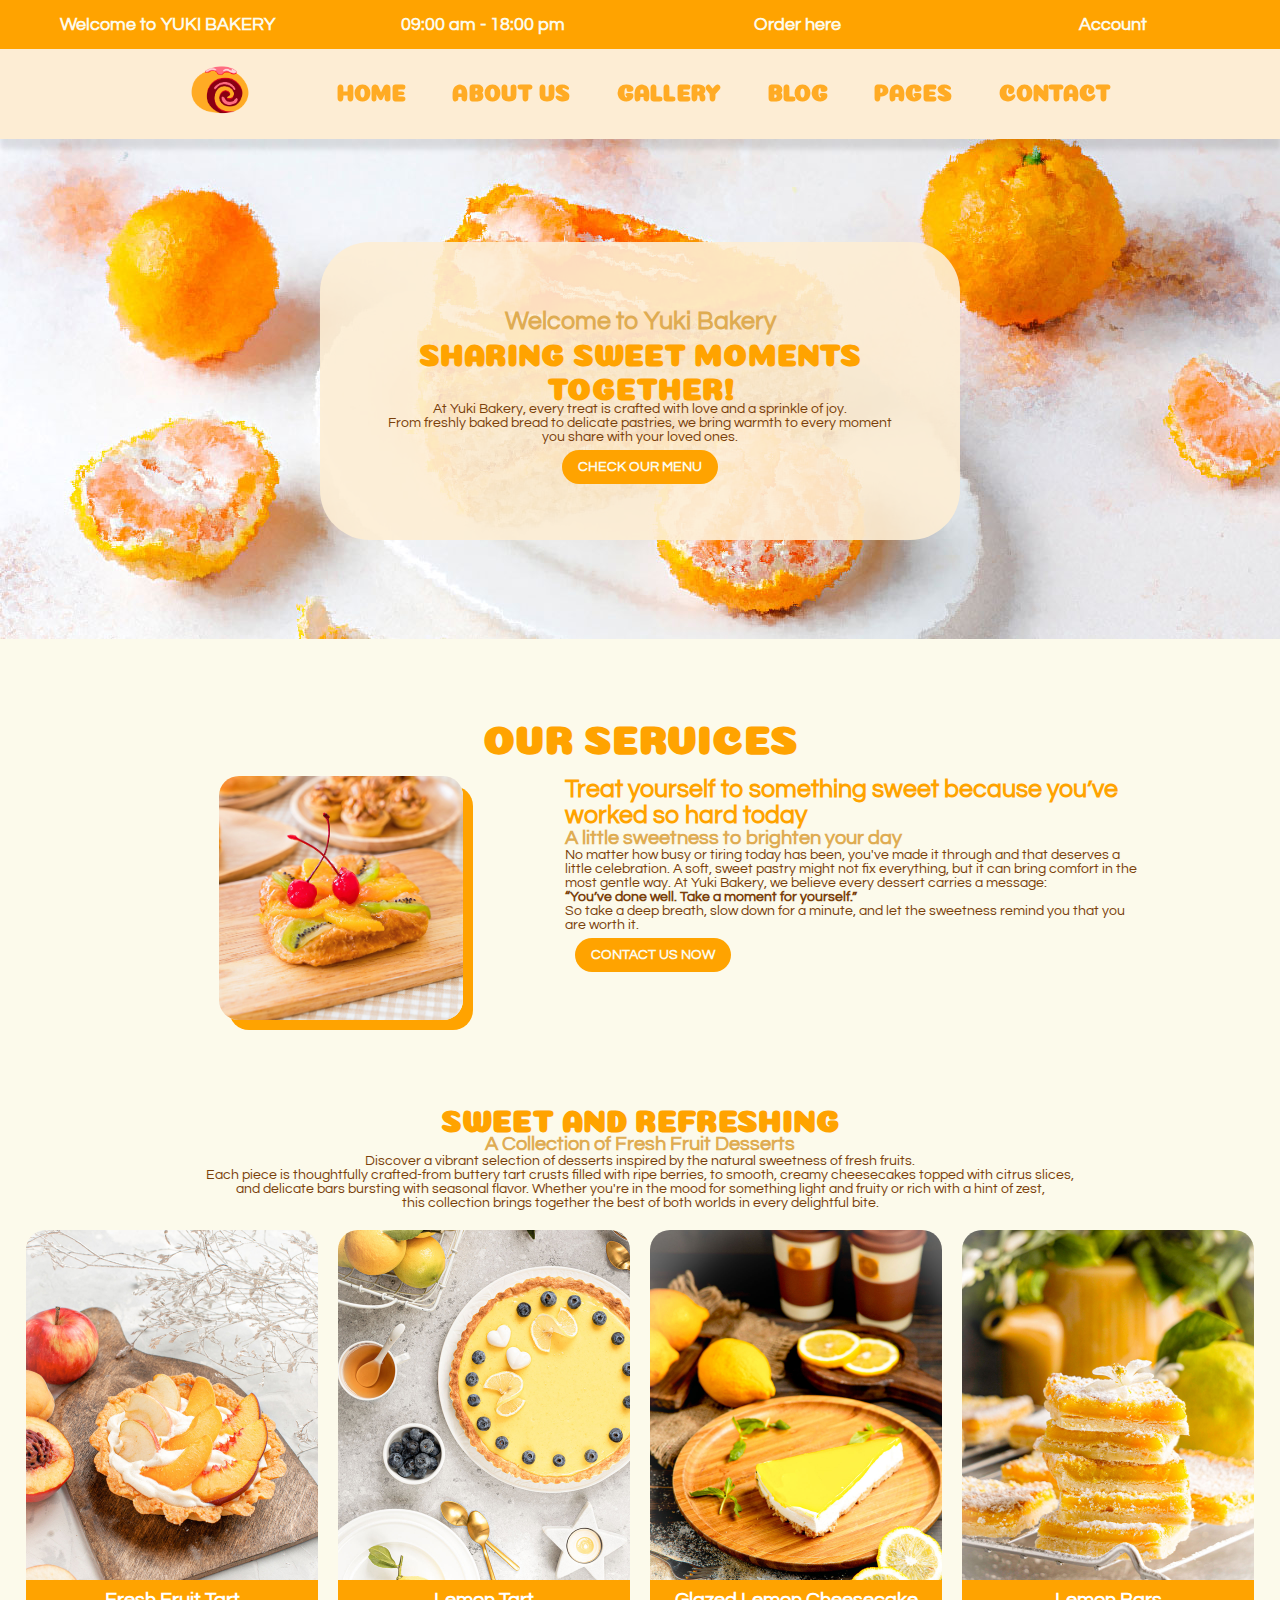
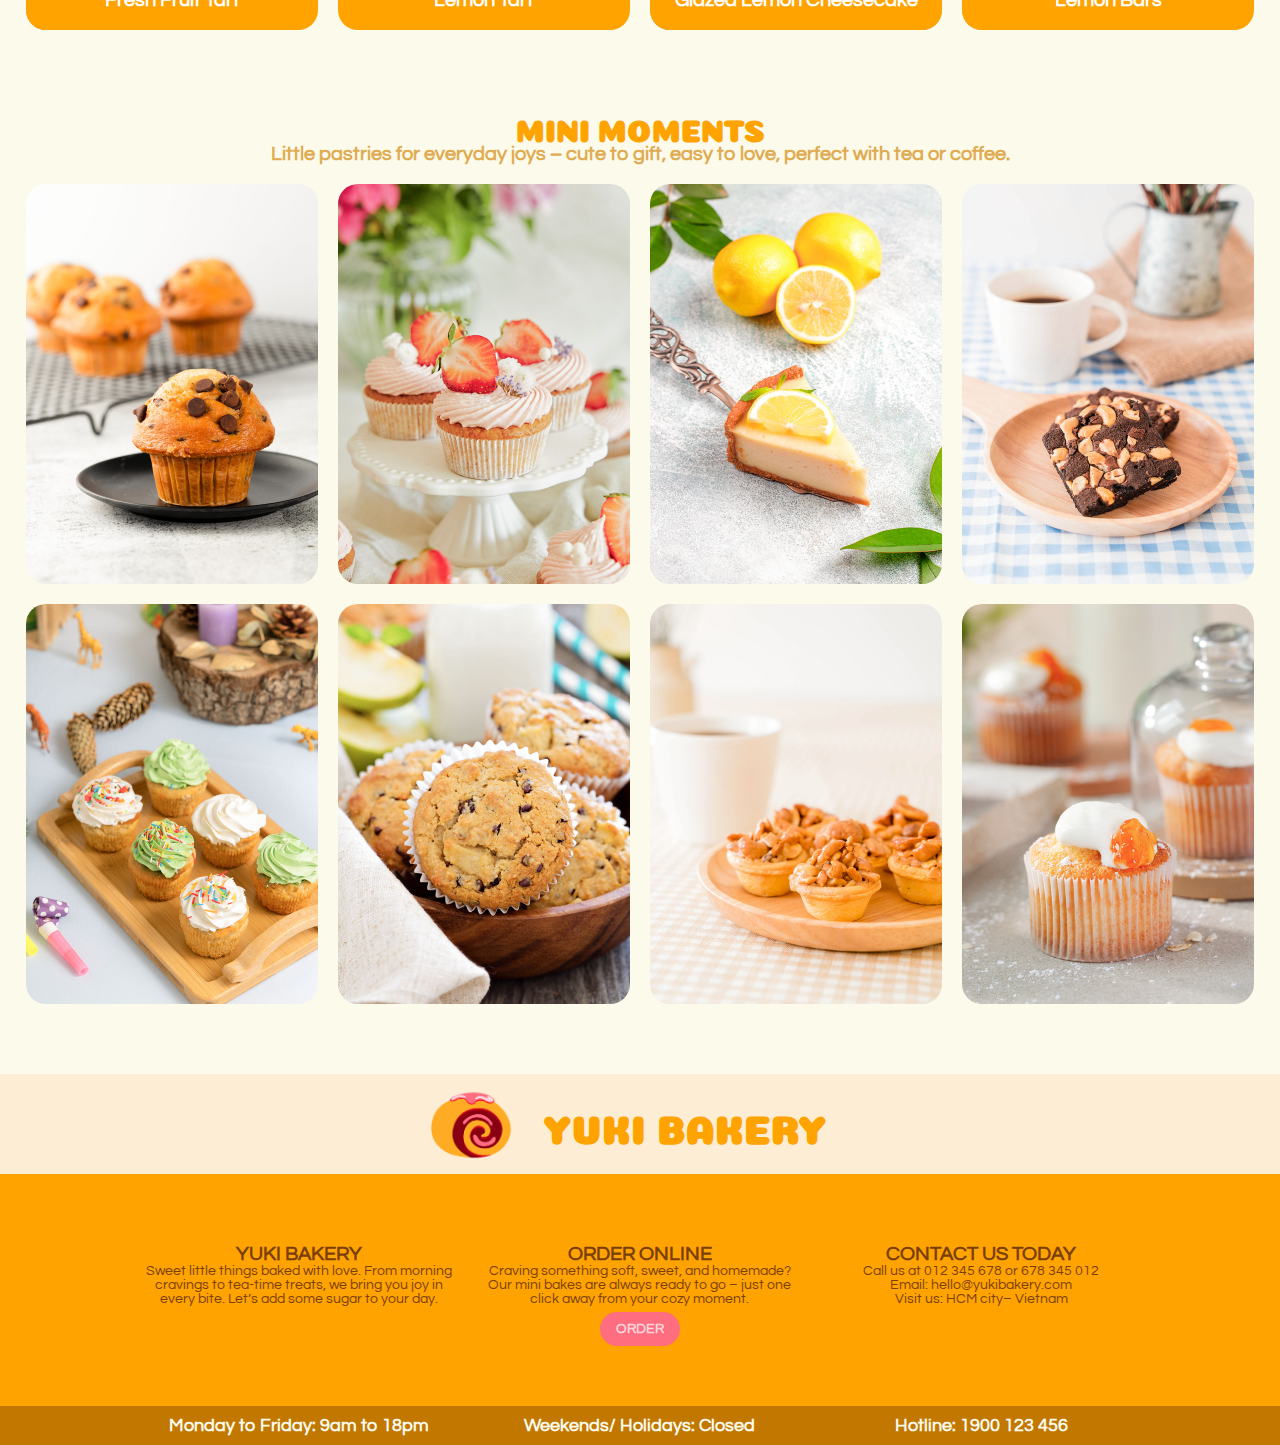
<file: index.html>
<!doctype html>
<html>
<head>
<meta charset="utf-8">
<title>yuki bakery</title>
<link rel="icon" href="images/logo-03.png">
<link rel="stylesheet" href="css/mainstyle.css">
</head>

<body>
<div class="top-bar">
<div class="row">
<div class="col-3 text-center">
<h6>Welcome to YUKI BAKERY</h6></div>
<div class="col-3 text-center">
<h6>09:00 am - 18:00 pm</h6></div>
<div class="col-3 text-center">
<h6>Order here</h6></div>
<div class="col-3 text-center">
<h6>Account</h6></div>
</div></div>

<div class="header">
<div class="container">
<div class="row">	
<div class="col-2 logo">

<a href="index.html"><img src="images/logo-03.png" alt="logo Yuki bakery"></a></div>
<div class="col-10 menu">
<ul class="menu ">
	<li><h3><a href="index.html">HOME</a></h3></li>
	<li><h3><a href="about us.html">ABOUT US</a></h3></li>
	<li><h3><a href="gallery.html">GALLERY</a></h3></li>
	<li><h3><a href="blog.html">BLOG</a></h3></li>
	<li><h3><a href="pages.html">PAGES</a></h3></li>
	<li><h3><a href="#">CONTACT</a></h3></li>	
</ul>	
</div></div></div></div>
	
<div class="banner">
<img src="images/banner1.jpg" alt class="img-100">
<div class="banner-caption text-center">
<div class="caption-bg">
<br>
<h4 class="mau2">Welcome to Yuki Bakery</h4>
<h3 class="mau1">SHARING SWEET MOMENTS TOGETHER!</h3>
<p>At Yuki Bakery, every treat is crafted with love and a sprinkle of joy. <br>
	From freshly baked bread to delicate pastries, we bring warmth to every moment <br> you share with your loved ones.</p>
<br>
<p><a href="#" class="btn-primary">CHECK OUR MENU</a></p>
<br>
</div></div></div>
<div class="spacer"></div>
<div class="container">
<div class="row">
<div class="col-12">
<h1 class="text-center mau1">OUR SERVICES</h1>
</div></div>	
<div class="row">
<div class="col-5">
<img src="images/1.jpg" alt="" class="img-round-frame">
</div>
<div class="col-7">
<h4 class="mau1">Treat yourself to something sweet
because you’ve worked so hard today</h4>
<h5 class="mau2">A little sweetness to brighten your day</h5>
<p>No matter how busy or tiring today has been, you've made it through and that deserves a little celebration.
A soft, sweet pastry might not fix everything, but it can bring comfort in the most gentle way.
At Yuki Bakery, we believe every dessert carries a message: <br><b>“You’ve done well. Take a moment for yourself.”</b><br>
So take a deep breath, slow down for a minute, and let the sweetness remind you that you are worth it.</p><br>
<p><a href="contact.html" class="btn-primary">CONTACT US NOW</a></p>
</div>
</div></div>	
	
<div class="container">
<div class="row">
<div class="col-12 text-center">
<div class="spacer"></div>
<h3 class="mau1">SWEET AND REFRESHING</h3>
<h5 class="mau2">A Collection of Fresh Fruit Desserts</h5>
<p>Discover a vibrant selection of desserts inspired by the natural sweetness of fresh fruits. <br> Each piece is thoughtfully crafted-from buttery tart crusts filled with ripe berries, to smooth, creamy cheesecakes topped with citrus slices, <br> and delicate bars bursting with seasonal flavor. Whether you're in the mood for something light and fruity or rich with a hint of zest, <br>this collection brings together the best of both worlds in every delightful bite.

</p>
</div></div>
</div>
<div class="container-fluid">
<div class="row"> 
	
<div class="col-3 text-center">
<div class="card">
<img src="images/2.jpg" alt="">
<h5 class="card-text">Fresh Fruit Tart</h5></div></div>
	
<div class="col-3">
<div class="card">
<img src="images/3.jpg">
<h5 class="card-text">Lemon Tart</h5></div></div>
	
<div class="col-3 text-center">
<div class="card">
<img src="images/5.jpg">
<h5 class="card-text">Glazed Lemon Cheesecake</h5></div></div>
	
<div class="col-3 text-center">
<div class="card">
<img src="images/4.jpg">
<h5 class="card-text">Lemon Bars</h5></div></div>	
</div>
</div>

<div class="container-fluid">
<div class="spacer"></div>
<div class="row">
<div class="col-12 text-center">
<h3 class="mau1">MINI MOMENTS</h3>
<h5 class="mau2">Little pastries for everyday joys – cute to gift, easy to love, perfect with tea or coffee.</h5>
</div></div>
<div class="row">
<div class="col-3">
<div class="card">
<img src="images/6.jpg" alt="Mini Chocolate Cupcake">
</div>
</div>
<div class="col-3">
<div class="card">
<img src="images/7.jpg" alt="Mini Strawberry Shortcake">
</div>
</div>
<div class="col-3">
<div class="card">
<img src="images/8.jpg" alt="Lemon Cheesecake Bite">
</div></div>
<div class="col-3">
<div class="card">
<img src="images/9.jpg" alt="Salted Caramel Brownie Square">
</div>
</div>	
</div>
	
<div class="row">
<div class="col-3">
<div class="card">
<img src="images/10.jpg" alt="">
</div>
</div>
<div class="col-3">
<div class="card">
<img src="images/11.jpg" alt="">
</div>
</div>
<div class="col-3">
<div class="card">
<img src="images/12.jpg" alt="">
</div></div>
<div class="col-3">
<div class="card">
<img src="images/13.jpg" alt="">
</div>
</div>
	
</div>		
</div>

<div class="spacer"></div>	
<div class="prefooter">
<div class="row">
<div class="col-5 justify-end prefooter-col">
<img src="images/logo-03.png" class="prefooter-col-img"></div>
<div class="col-7 prefooter-col justify-start">
<h1 class="mau1">YUKI BAKERY</h1></div></div></div>

<footer>
<div class="spacer"></div>
<div class="container">
<div class="row">
<div class="col-4 text-center">
<h5 class="mau3">YUKI BAKERY</h5>
<p>Sweet little things baked with love.
From morning cravings to tea-time treats, we bring you joy in every bite.
Let’s add some sugar to your day.</p>
</div>
<div class="col-4 text-center">
<h5 class="mau3">ORDER ONLINE</h5>
<p>Craving something soft, sweet, and homemade?
Our mini bakes are always ready to go –
just one click away from your cozy moment.</p><br>
<p><a href="#" class="btn-secondary">ORDER</a></p>
</div>
<div class="col-4 text-center">
<h5 class="mau3">CONTACT US TODAY</h5>
<p>Call us at 012 345 678 or 678 345 012</p>
<p>Email: hello@yukibakery.com</p>
<p>Visit us: HCM city– Vietnam</p>
</div>
</div></div>
<div class="spacer"></div>
</footer>
	
<div class="cuoitrang">
<div class="container">
<div class="row">
<div class="col-4">
<h6>Monday to Friday: 9am to 18pm</h6></div>
<div class="col-4">
<h6>Weekends/ Holidays: Closed</h6></div>
<div class="col-4">
<h6>Hotline: 1900 123 456</h6></div>
</div>
</div>
</div>
</body>
</html>
</file>
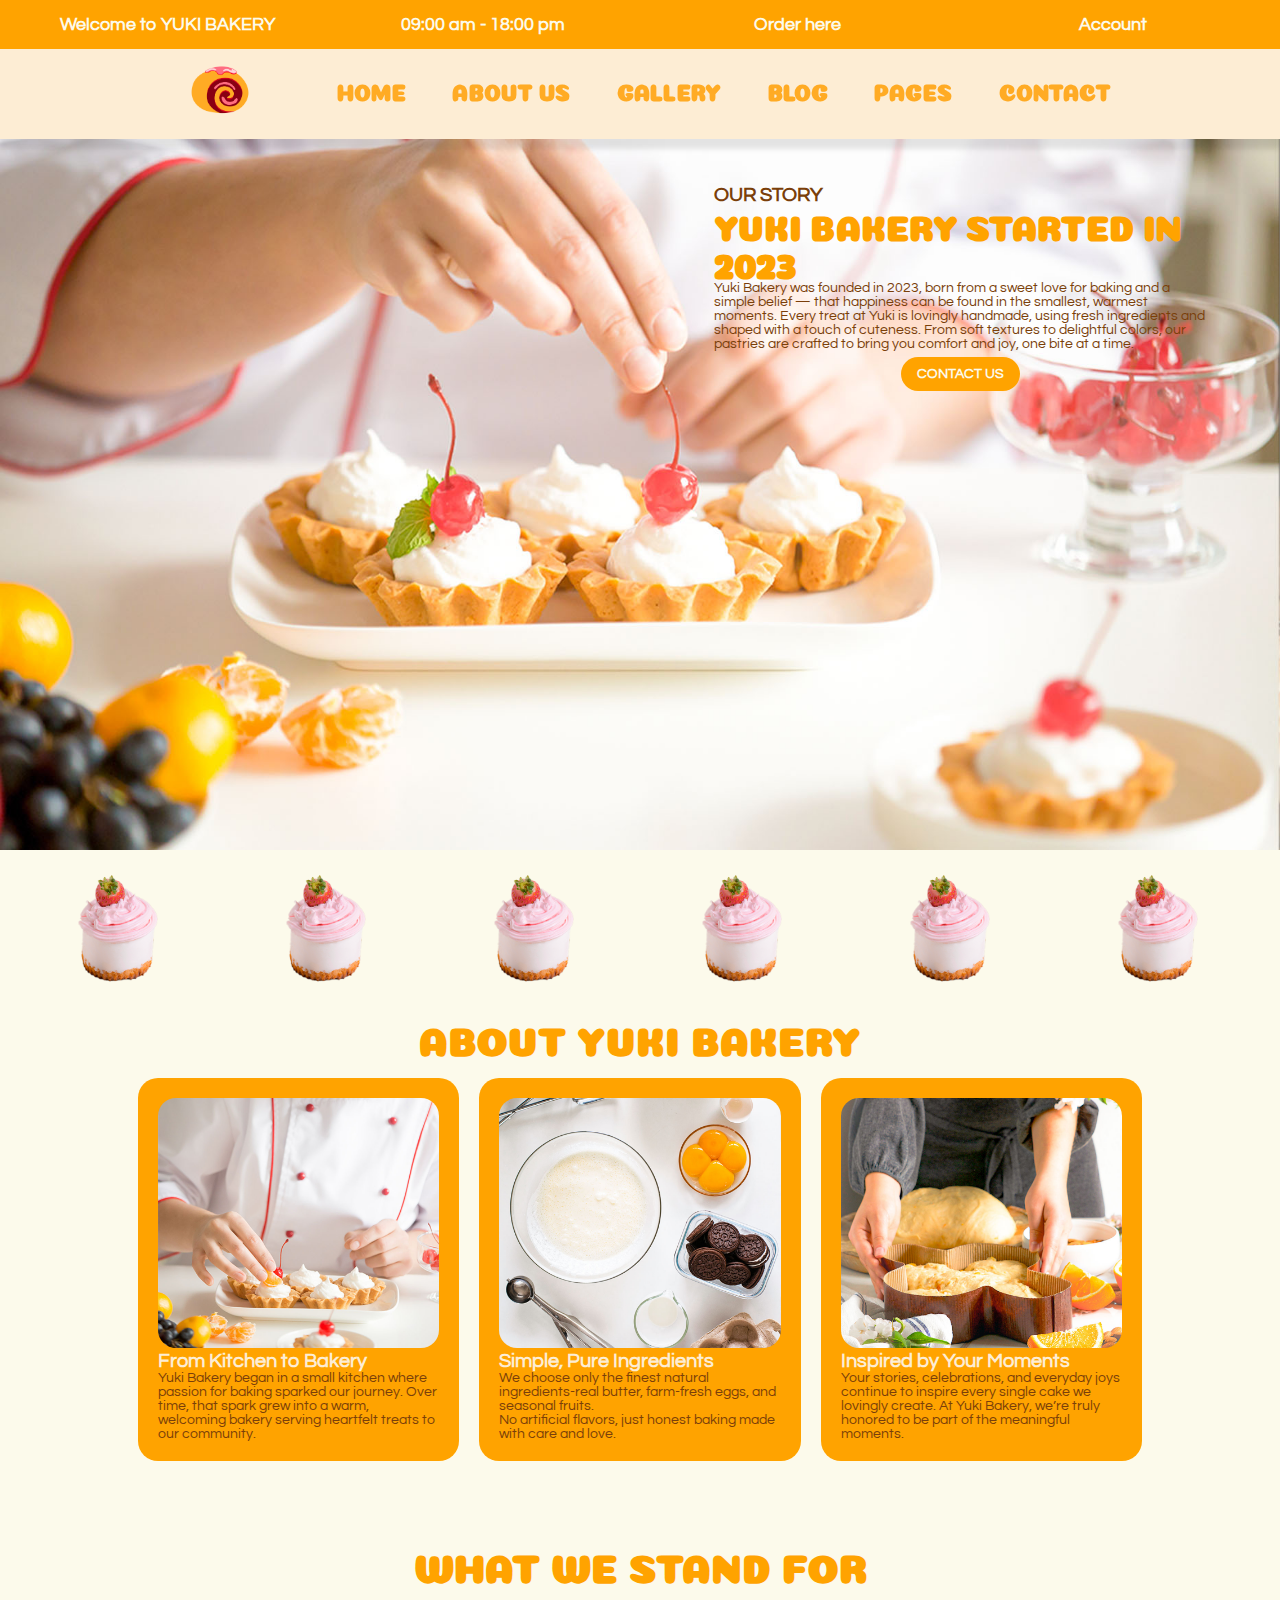
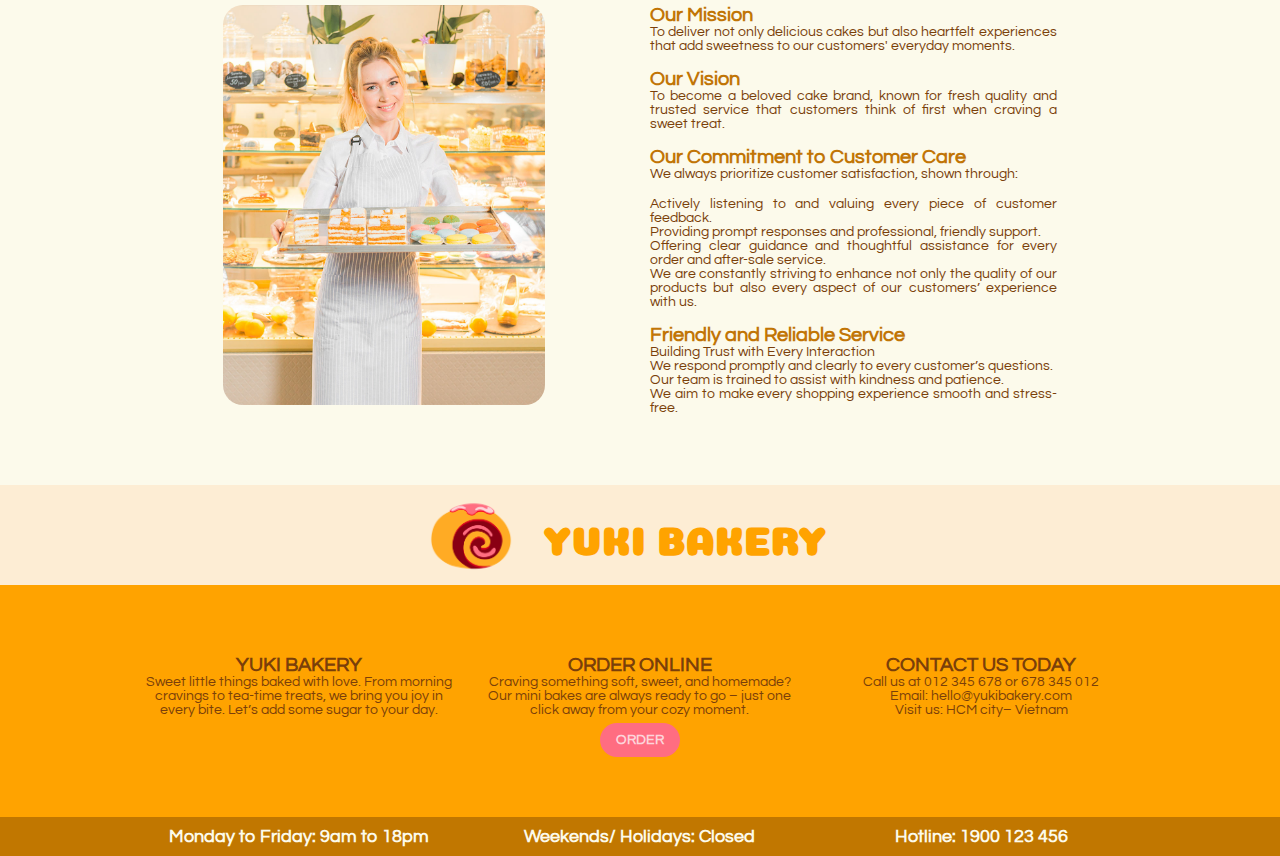
<file: about us.html>
<!doctype html>
<html>
<head>
<meta charset="utf-8">
<title>yuki bakery</title>
<link rel="icon" href="images/logo-03.png">
<link rel="stylesheet" href="css/mainstyle.css">
</head>

<body>
<div class="top-bar">
<div class="row">
<div class="col-3 text-center">
<h6>Welcome to YUKI BAKERY</h6></div>
<div class="col-3 text-center">
<h6>09:00 am - 18:00 pm</h6></div>
<div class="col-3 text-center">
<h6>Order here</h6></div>
<div class="col-3 text-center">
<h6>Account</h6></div>
</div></div>

<div class="header">
<div class="container">
<div class="row">	
<div class="col-2 logo">

<a href="index.html"><img src="images/logo-03.png" alt="logo Yuki bakery"></a></div>
<div class="col-10 menu">
<ul class="menu ">
	<li><h3><a href="index.html">HOME</a></h3></li>
	<li><h3><a href="about us.html">ABOUT US</a></h3></li>
	<li><h3><a href="gallery.html">GALLERY</a></h3></li>
	<li><h3><a href="blog.html">BLOG</a></h3></li>
	<li><h3><a href="pages.html">PAGES</a></h3></li>
	<li><h3><a href="#">CONTACT</a></h3></li>	
</ul>	
</div></div></div></div>

<div class="banner">
<img src="images/16.jpg" alt="" class="img-100">
<div class="bn-caption text-left">
<h5 class="mau3">OUR STORY</h5>
<h2 class="mau1">YUKI BAKERY STARTED IN 2023</h2>
<p>Yuki Bakery was founded in 2023, born from a sweet love for baking and a simple belief — that happiness can be found in the smallest, warmest moments.
Every treat at Yuki is lovingly handmade, using fresh ingredients and shaped with a touch of cuteness. From soft textures to delightful colors, our pastries are crafted to bring you comfort and joy, one bite at a time.</p>
<br>
<p class="text-center"><a href="#" class="btn-primary">CONTACT US</a></p>
</div></div>

<div class="container-fluid">
<div class="row">
<div class="col-2 text-center"><img src="images/17.png" alt="" width="100px"></div>
<div class="col-2 text-center"><img src="images/17.png" alt="" width="100px"></div>
<div class="col-2 text-center"><img src="images/17.png" alt="" width="100px"></div>
<div class="col-2 text-center"><img src="images/17.png" alt="" width="100px"></div>
<div class="col-2 text-center"><img src="images/17.png" alt="" width="100px"></div>
<div class="col-2 text-center"><img src="images/17.png" alt="" width="100px"></div>
</div></div>
<div class="container">
<div class="row">
<div class="col-12 text-center">
<h1>ABOUT YUKI BAKERY</h1>
</div></div>
<div class="row">
<div class="col-4">
<div class="card-about">
<img src="images/18.jpg" alt="" class="card-about-img">
<h5 class="mau7">From Kitchen to Bakery</h5>
<p>Yuki Bakery began in a small kitchen where passion for baking sparked our journey. Over time, that spark grew into a warm, welcoming bakery serving heartfelt treats to our community.
</p>
</div>
</div>
<div class="col-4">
<div class="card-about">
<img src="images/19.jpg" alt="" class="card-about-img">
<h5 class="mau7">Simple, Pure Ingredients</h5>
<p>We choose only the finest natural ingredients-real butter, farm-fresh eggs, and seasonal fruits. <br> No artificial flavors, just honest baking made with care and love.</p>
</div>
</div>
<div class="col-4">
<div class="card-about">
<img src="images/20.jpg" alt="" class="card-about-img">
<h5 class="mau7">Inspired by Your Moments</h5>
<p>Your stories, celebrations, and everyday joys continue to inspire every single cake we lovingly create. At Yuki Bakery, we’re truly honored to be part of the meaningful moments.</p>
</div>
</div></div>
<div class="spacer"></div>
<div class="row">
<div class="col-12 text-center"><h1>WHAT WE STAND FOR</h1></div>
</div>
<div class="row"><div class="col-1"></div>
<div class="col-4">
<img src="images/21.jpg" alt="" class="img-100" style="border-radius: 20px;"></div>
<div class="col-1"></div>
<div class="col-5 text-justify">
<h5>Our Mission</h5>
<p>To deliver not only delicious cakes but also heartfelt experiences that add sweetness to our customers' everyday moments.</p><br>
<h5>Our Vision</h5>
<p>To become a beloved cake brand, known for fresh quality and trusted service that customers think of first when craving a sweet treat.</p><br>
<h5>Our Commitment to Customer Care</h5>
<p>We always prioritize customer satisfaction, shown through:</p><br>
<p>Actively listening to and valuing every piece of customer feedback. <br>
Providing prompt responses and professional, friendly support. <br>
Offering clear guidance and thoughtful assistance for every order and after-sale service. <br>
We are constantly striving to enhance not only the quality of our products but also every aspect of our customers’ experience with us.</p>
<br>
<h5>Friendly and Reliable Service</h5>
<p>Building Trust with Every Interaction</p>
<p>We respond promptly and clearly to every customer’s questions. <br>
Our team is trained to assist with kindness and patience. <br>
We aim to make every shopping experience smooth and stress-free.</p>
</div>
<div class="col-1"></div>
</div>
</div>
<div class="spacer"></div>	
<div class="prefooter">
<div class="row">
<div class="col-5 justify-end prefooter-col">
<img src="images/logo-03.png" class="prefooter-col-img"></div>
<div class="col-7 prefooter-col justify-start">
<h1 class="mau1">YUKI BAKERY</h1></div></div></div>

<footer>
<div class="spacer"></div>
<div class="container">
<div class="row">
<div class="col-4 text-center">
<h5 class="mau3">YUKI BAKERY</h5>
<p>Sweet little things baked with love.
From morning cravings to tea-time treats, we bring you joy in every bite.
Let’s add some sugar to your day.</p>
</div>
<div class="col-4 text-center">
<h5 class="mau3">ORDER ONLINE</h5>
<p>Craving something soft, sweet, and homemade?
Our mini bakes are always ready to go –
just one click away from your cozy moment.</p><br>
<p><a href="#" class="btn-secondary">ORDER</a></p>
</div>
<div class="col-4 text-center">
<h5 class="mau3">CONTACT US TODAY</h5>
<p>Call us at 012 345 678 or 678 345 012</p>
<p>Email: hello@yukibakery.com</p>
<p>Visit us: HCM city– Vietnam</p>
</div>
</div></div>
<div class="spacer"></div>
</footer>
	
<div class="cuoitrang">
<div class="container">
<div class="row">
<div class="col-4">
<h6>Monday to Friday: 9am to 18pm</h6></div>
<div class="col-4">
<h6>Weekends/ Holidays: Closed</h6></div>
<div class="col-4">
<h6>Hotline: 1900 123 456</h6></div>
</div>
</div>
</div>
</body>
</html>
</file>
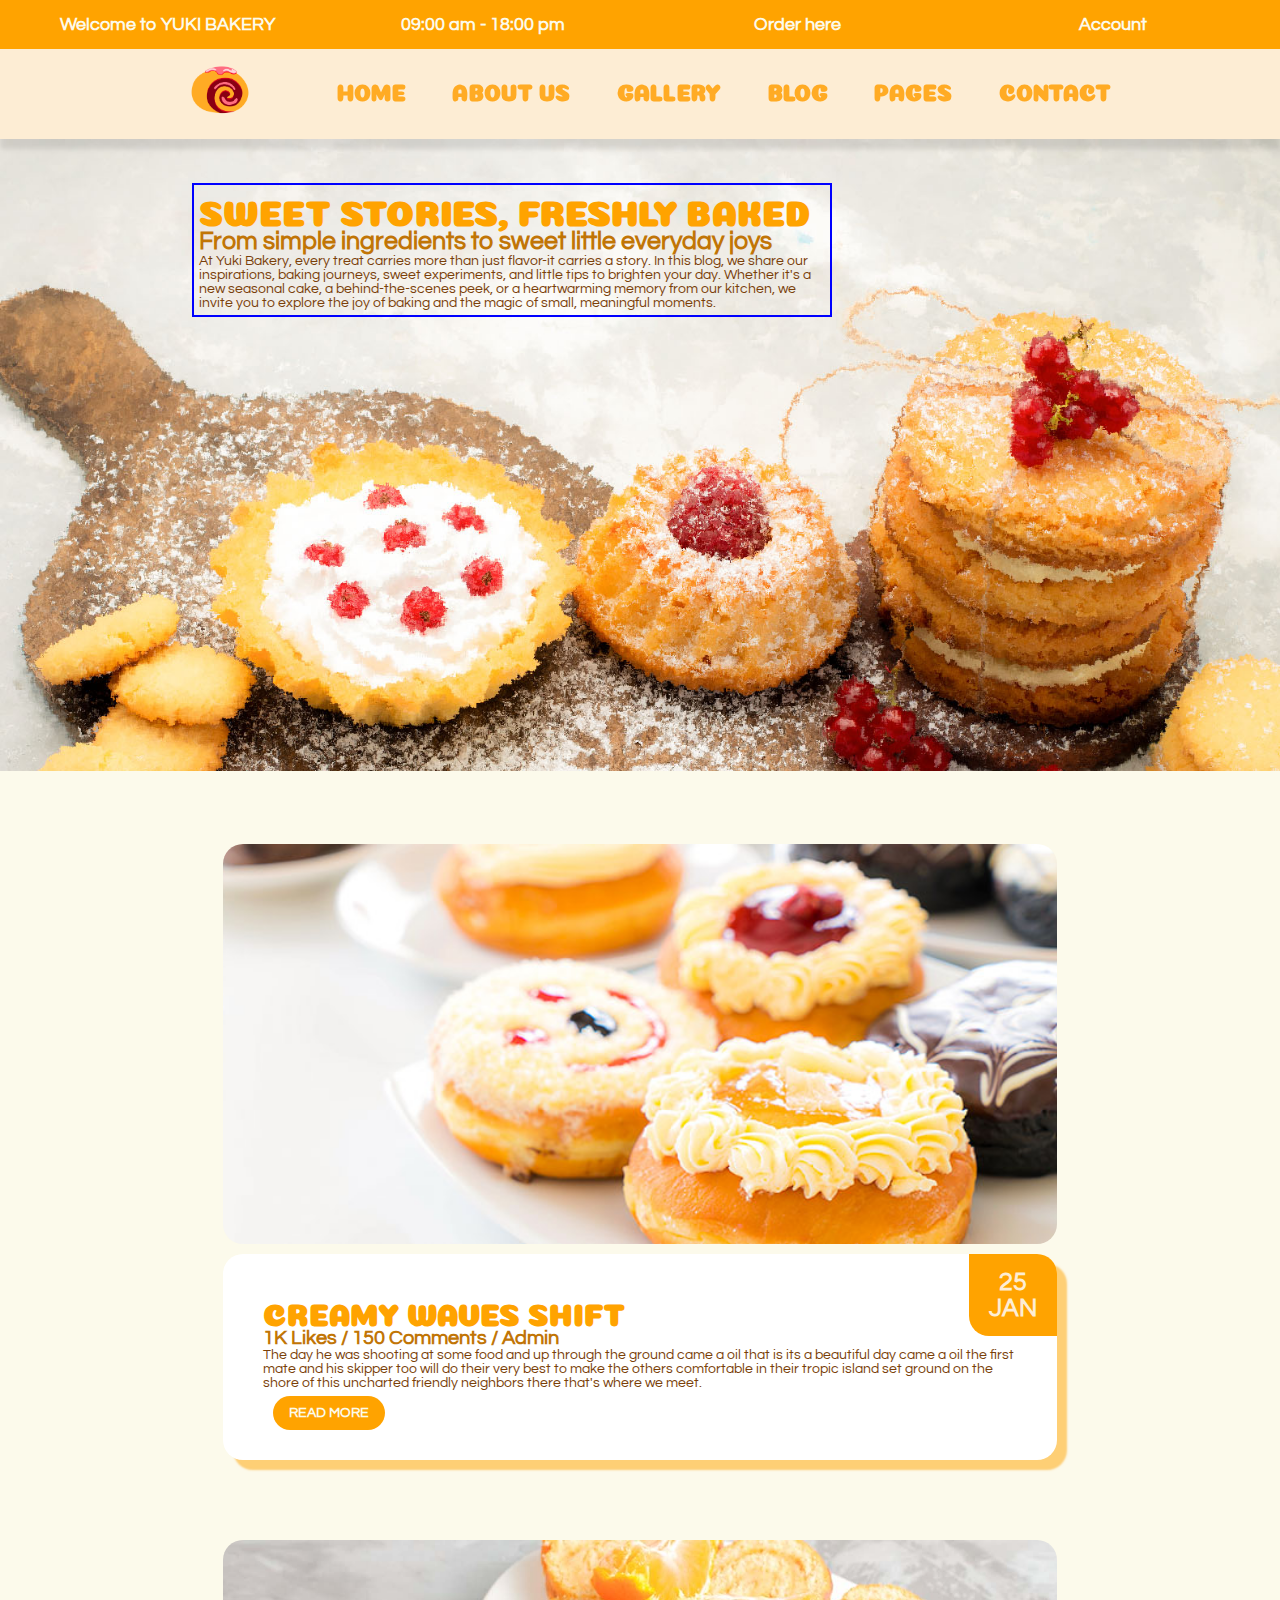
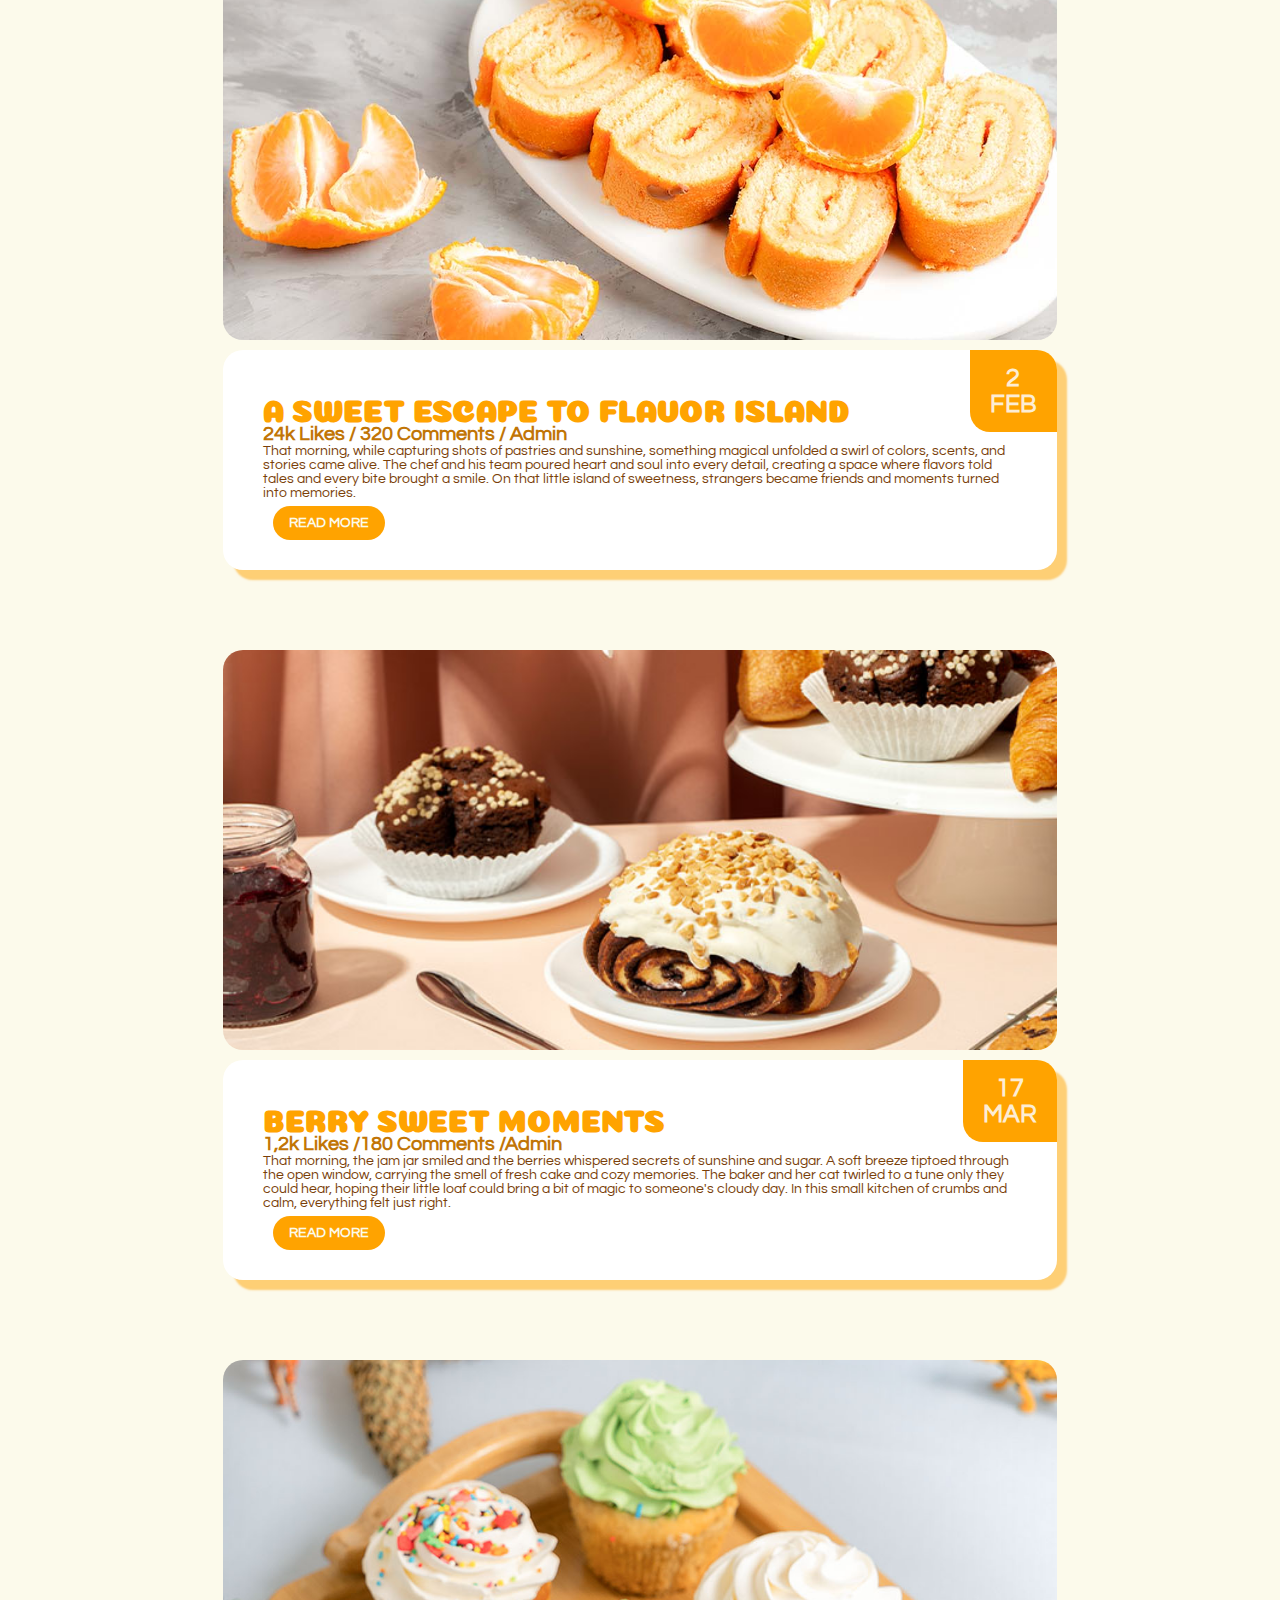
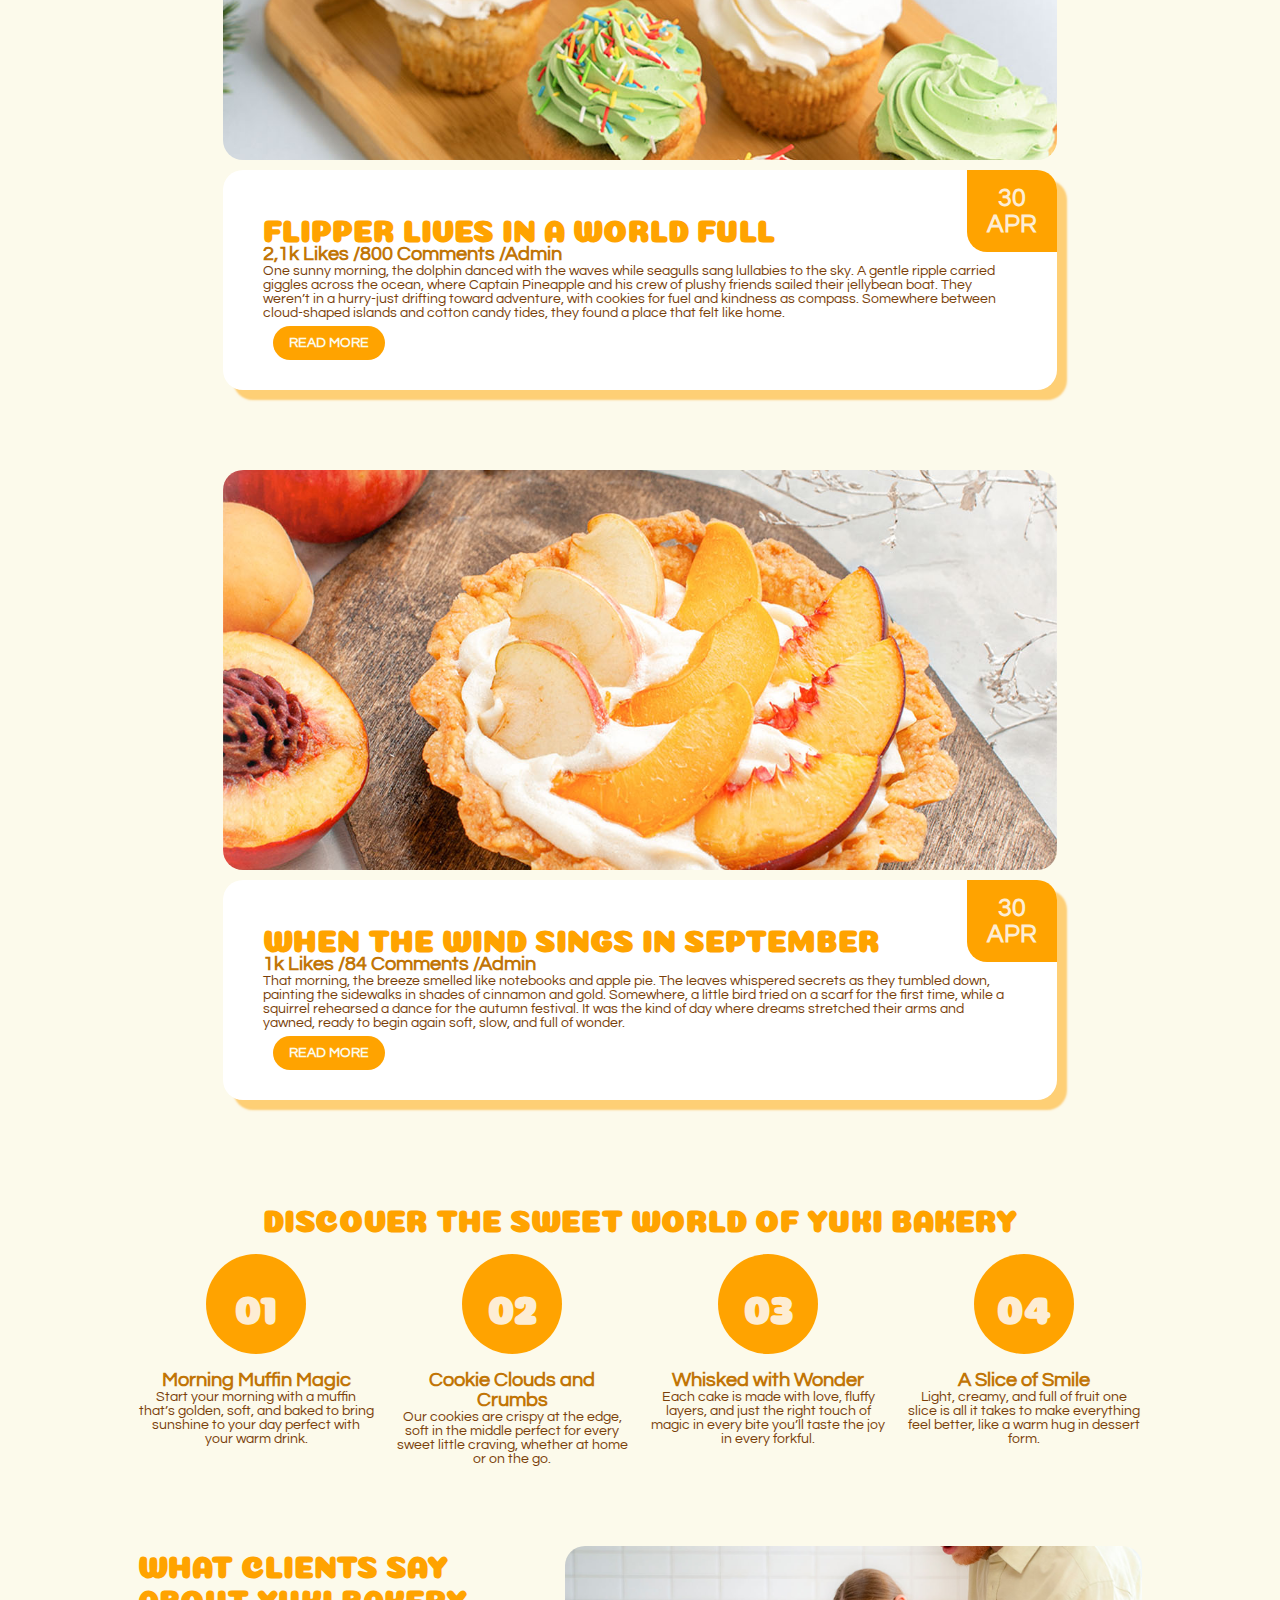
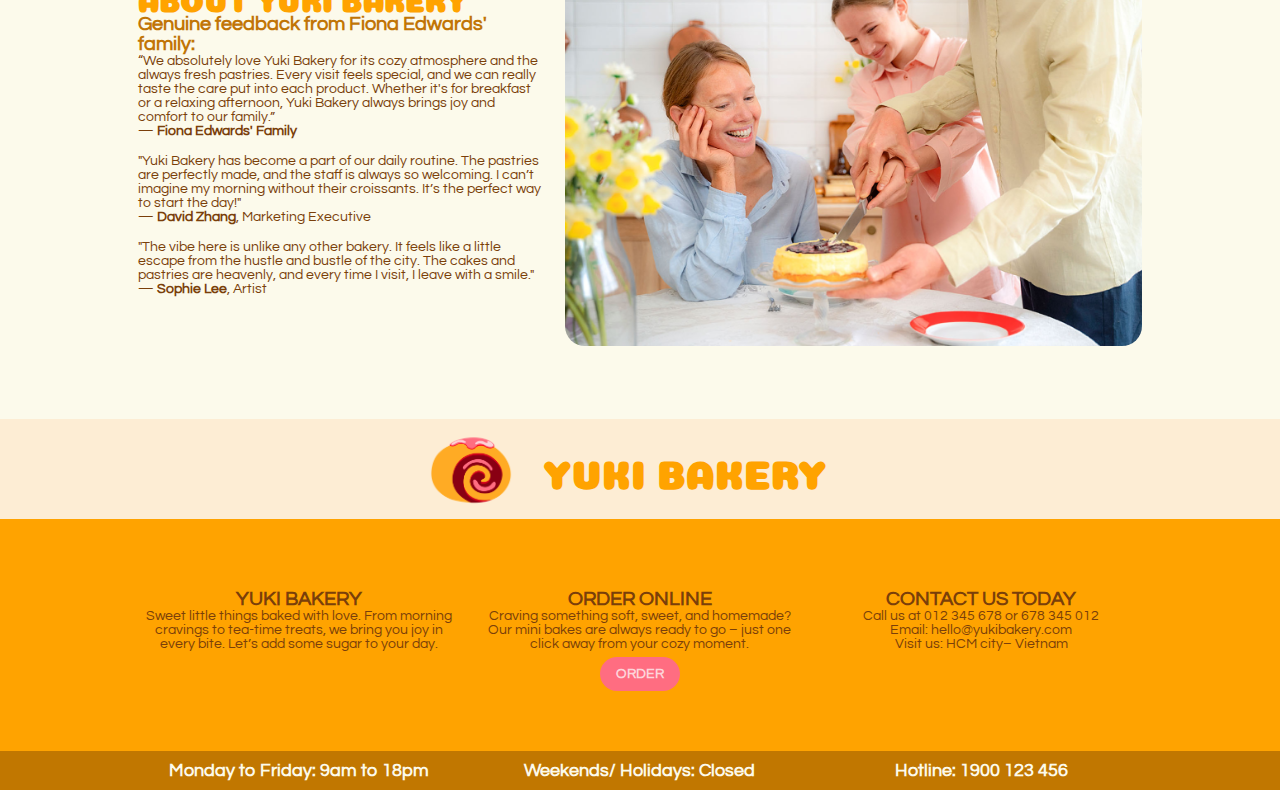
<file: blog.html>
<!doctype html>
<html>
<head>
<meta charset="utf-8">
<title>yuki bakery</title>
<link rel="icon" href="images/logo-03.png">
<link rel="stylesheet" href="css/mainstyle.css">
</head>

<body>
<div class="top-bar">
<div class="row">
<div class="col-3 text-center">
<h6>Welcome to YUKI BAKERY</h6></div>
<div class="col-3 text-center">
<h6>09:00 am - 18:00 pm</h6></div>
<div class="col-3 text-center">
<h6>Order here</h6></div>
<div class="col-3 text-center">
<h6>Account</h6></div>
</div></div>

<div class="header">
<div class="container">
<div class="row">	
<div class="col-2 logo">

<a href="index.html"><img src="images/logo-03.png" alt="logo Yuki bakery"></a></div>
<div class="col-10 menu">
<ul class="menu ">
	<li><h3><a href="index.html">HOME</a></h3></li>
	<li><h3><a href="about us.html">ABOUT US</a></h3></li>
	<li><h3><a href="gallery.html">GALLERY</a></h3></li>
	<li><h3><a href="blog.html">BLOG</a></h3></li>
	<li><h3><a href="pages.html">PAGES</a></h3></li>
	<li><h3><a href="#">CONTACT</a></h3></li>		
</ul>	
</div></div></div></div>
<div class="banner">
<img src="images/40.jpg" alt="" class="img-100">
<div class="bn-ct text-left">
<h2>SWEET STORIES, FRESHLY BAKED</h2>
<h4>From simple ingredients to sweet little everyday joys</h4>
<p>At Yuki Bakery, every treat carries more than just flavor-it carries a story.
In this blog, we share our inspirations, baking journeys, sweet experiments, and little tips to brighten your day. Whether it's a new seasonal cake, a behind-the-scenes peek, or a heartwarming memory from our kitchen, we invite you to explore the joy of baking and the magic of small, meaningful moments.</p>
</div>
</div>
<div class="spacer"></div>
<div class="container">
<div class="row">
<div class="col-1">
</div>
<div class="col-10">
<img src="images/43.jpg" alt="" class="img-100 anh-blog">
<div class="blog">
<div class="date-box">
<h4 class="mau7">25</h4>
<h4 class="mau7">JAN</h4></div>
<div class="blog-post">
<h3>CREAMY WAVES SHIFT</h3>
<h5>1K Likes / 150 Comments / Admin</h5>
<p>The day he was shooting at some food and up through the ground came a oil that is its a beautiful day came a oil the first mate and his skipper too will do their very best to make the others comfortable in their tropic island set ground on the shore of this uncharted friendly neighbors there that's where we meet.</p><br>
<p><a href="#" class="btn-primary">READ MORE</a></p></div>
<div class="spacer"></div>
</div>
<img src="images/41.jpg" alt="" class="img-100 anh-blog">
<div class="blog">
<div class="date-box">
<h4 class="mau7">2</h4>
<h4 class="mau7">FEB</h4></div>
<div class="blog-post">
<h3>A SWEET ESCAPE TO FLAVOR ISLAND</h3>
<h5>24k Likes / 320 Comments / Admin</h5>
<p>That morning, while capturing shots of pastries and sunshine, something magical unfolded a swirl of colors, scents, and stories came alive. The chef and his team poured heart and soul into every detail, creating a space where flavors told tales and every bite brought a smile. On that little island of sweetness, strangers became friends and moments turned into memories.</p><br>
<p><a href="#" class="btn-primary">READ MORE</a></p></div>
<div class="spacer"></div>
</div>
<img src="images/44.jpg" alt="" class="img-100 anh-blog">
<div class="blog">
<div class="date-box">
<h4 class="mau7">17</h4>
<h4 class="mau7">MAR</h4></div>
<div class="blog-post">
<h3>BERRY SWEET MOMENTS</h3>
<h5>1,2k Likes /180 Comments /Admin</h5>
<p>That morning, the jam jar smiled and the berries whispered secrets of sunshine and sugar. A soft breeze tiptoed through the open window, carrying the smell of fresh cake and cozy memories. The baker and her cat twirled to a tune only they could hear, hoping their little loaf could bring a bit of magic to someone's cloudy day. In this small kitchen of crumbs and calm, everything felt just right.</p><br>
<p><a href="#" class="btn-primary">READ MORE</a></p></div>
<div class="spacer"></div>
</div>		
<img src="images/10.jpg" alt="" class="img-100 anh-blog">
<div class="blog">
<div class="date-box">
<h4 class="mau7">30</h4>
<h4 class="mau7">APR</h4></div>
<div class="blog-post">
<h3>FLIPPER LIVES IN A WORLD FULL</h3>
<h5>2,1k Likes /800 Comments /Admin</h5>
<p>One sunny morning, the dolphin danced with the waves while seagulls sang lullabies to the sky. A gentle ripple carried giggles across the ocean, where Captain Pineapple and his crew of plushy friends sailed their jellybean boat. They weren’t in a hurry-just drifting toward adventure, with cookies for fuel and kindness as compass. Somewhere between cloud-shaped islands and cotton candy tides, they found a place that felt like home.</p><br>
<p><a href="#" class="btn-primary">READ MORE</a></p></div>
<div class="spacer"></div>
</div>
<img src="images/2.jpg" alt="" class="img-100 anh-blog">
<div class="blog">
<div class="date-box">
<h4 class="mau7">30</h4>
<h4 class="mau7">APR</h4></div>
<div class="blog-post">
<h3>WHEN THE WIND SINGS IN SEPTEMBER</h3>
<h5>1k Likes /84 Comments /Admin</h5>
<p>That morning, the breeze smelled like notebooks and apple pie. The leaves whispered secrets as they tumbled down, painting the sidewalks in shades of cinnamon and gold. Somewhere, a little bird tried on a scarf for the first time, while a squirrel rehearsed a dance for the autumn festival. It was the kind of day where dreams stretched their arms and yawned, ready to begin again soft, slow, and full of wonder.</p><br>
<p><a href="#" class="btn-primary">READ MORE</a></p></div>
<div class="spacer"></div>
</div>
</div>
<div class="col-1"></div>
</div>
<div class="row">
<div class="col-12"><h3 class="text-center">DISCOVER THE SWEET WORLD OF YUKI BAKERY</h3></div></div>
<div class="row">
<div class="col-3"><div class="khung-tron"><div class="khung-tron-text">
<h1 class="mau7">01</h1></div></div>
<br>
<div class="text-center">
<h5>Morning Muffin Magic</h5>
<p>Start your morning with a muffin that’s golden, soft, and baked to bring sunshine to your day perfect with your warm drink.</p>
</div>
</div>
<div class="col-3"><div class="khung-tron"><div class="khung-tron-text">
<h1 class="mau7">02</h1></div></div>
<br>
<div class="text-center">
<h5>Cookie Clouds and Crumbs</h5>
<p>Our cookies are crispy at the edge, soft in the middle perfect for every sweet little craving, whether at home or on the go.</p>
</div>
</div>
<div class="col-3"><div class="khung-tron"><div class="khung-tron-text">
<h1 class="mau7">03</h1></div></div>
<br>
<div class="text-center">
<h5> Whisked with Wonder</h5>
<p>Each cake is made with love, fluffy layers, and just the right touch of magic in every bite you’ll taste the joy in every forkful.</p>
</div>
</div>
<div class="col-3"><div class="khung-tron"><div class="khung-tron-text">
<h1 class="mau7">04</h1></div></div>
<br>
<div class="text-center">
<h5> A Slice of Smile</h5>
<p>Light, creamy, and full of fruit one slice is all it takes to make everything feel better, like a warm hug in dessert form.</p>
</div>
</div>
</div>
</div>	
<div class="spacer"></div>

<div class="container">
<div class="row">
<div class="col-5 text-lelf ">
<h3>WHAT CLIENTS SAY ABOUT YUKI BAKERY
</h3>
<h5>Genuine feedback from Fiona Edwards' family:</h5>
<p>“We absolutely love Yuki Bakery for its cozy atmosphere and the always fresh pastries. Every visit feels special, and we can really taste the care put into each product. Whether it's for breakfast or a relaxing afternoon, Yuki Bakery always brings joy and comfort to our family.” <br>— <b>Fiona Edwards' Family</b></p><br>
<p>"Yuki Bakery has become a part of our daily routine. The pastries are perfectly made, and the staff is always so welcoming. I can’t imagine my morning without their croissants. It’s the perfect way to start the day!" <br>— <b>David Zhang</b>, Marketing Executive</p><br>
<p>"The vibe here is unlike any other bakery. It feels like a little escape from the hustle and bustle of the city. The cakes and pastries are heavenly, and every time I visit, I leave with a smile." <br>
— <b>Sophie Lee</b>, Artist</p></div>
<div class="col-7">
<img src="images/46.jpg" alt="" class="img-100"></div>
</div></div>
	

<div class="spacer"></div>	
<div class="prefooter">
<div class="row">
<div class="col-5 justify-end prefooter-col">
<img src="images/logo-03.png" class="prefooter-col-img"></div>
<div class="col-7 prefooter-col justify-start">
<h1 class="mau1">YUKI BAKERY</h1></div></div></div>

<footer>
<div class="spacer"></div>
<div class="container">
<div class="row">
<div class="col-4 text-center">
<h5 class="mau3">YUKI BAKERY</h5>
<p>Sweet little things baked with love.
From morning cravings to tea-time treats, we bring you joy in every bite.
Let’s add some sugar to your day.</p>
</div>
<div class="col-4 text-center">
<h5 class="mau3">ORDER ONLINE</h5>
<p>Craving something soft, sweet, and homemade?
Our mini bakes are always ready to go –
just one click away from your cozy moment.</p><br>
<p><a href="#" class="btn-secondary">ORDER</a></p>
</div>
<div class="col-4 text-center">
<h5 class="mau3">CONTACT US TODAY</h5>
<p>Call us at 012 345 678 or 678 345 012</p>
<p>Email: hello@yukibakery.com</p>
<p>Visit us: HCM city– Vietnam</p>
</div>
</div></div>
<div class="spacer"></div>
</footer>
	
<div class="cuoitrang">
<div class="container">
<div class="row">
<div class="col-4">
<h6>Monday to Friday: 9am to 18pm</h6></div>
<div class="col-4">
<h6>Weekends/ Holidays: Closed</h6></div>
<div class="col-4">
<h6>Hotline: 1900 123 456</h6></div>
</div>
</div>
</div>
</body>
</html>
</file>
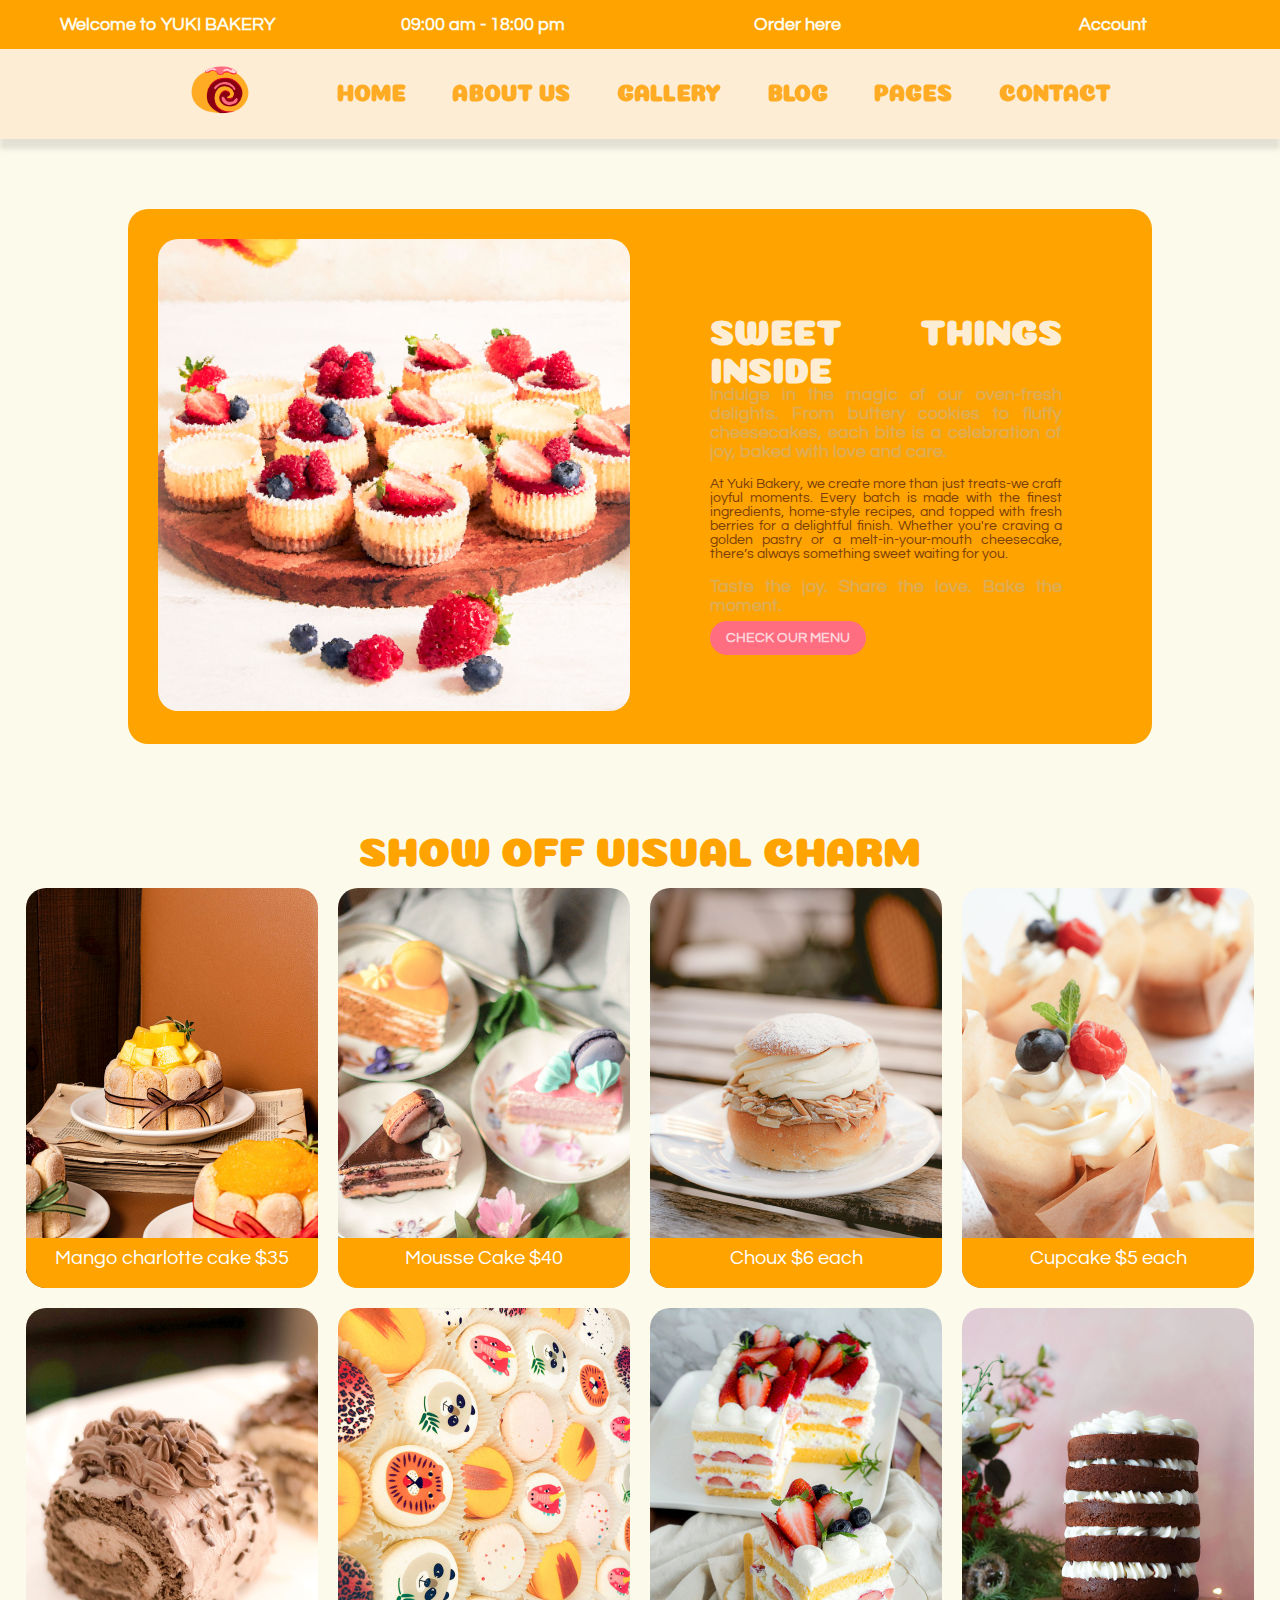
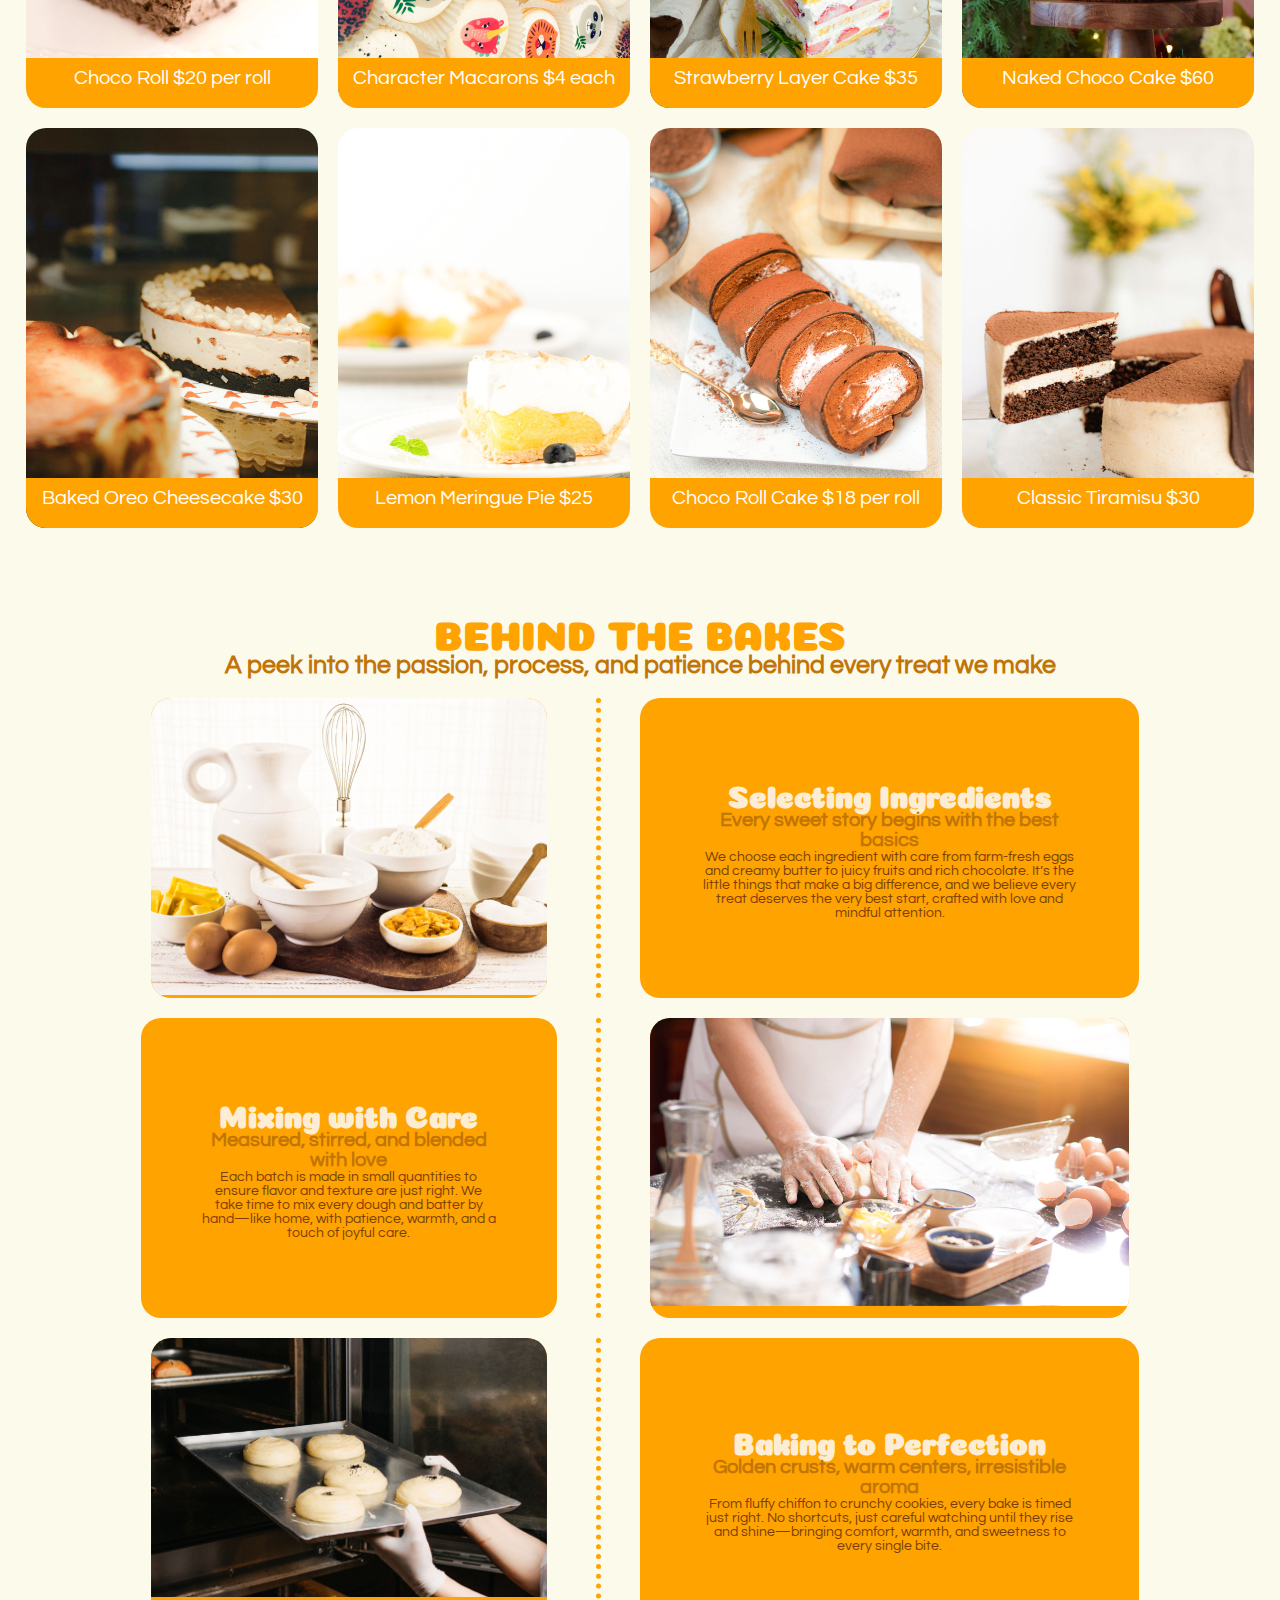
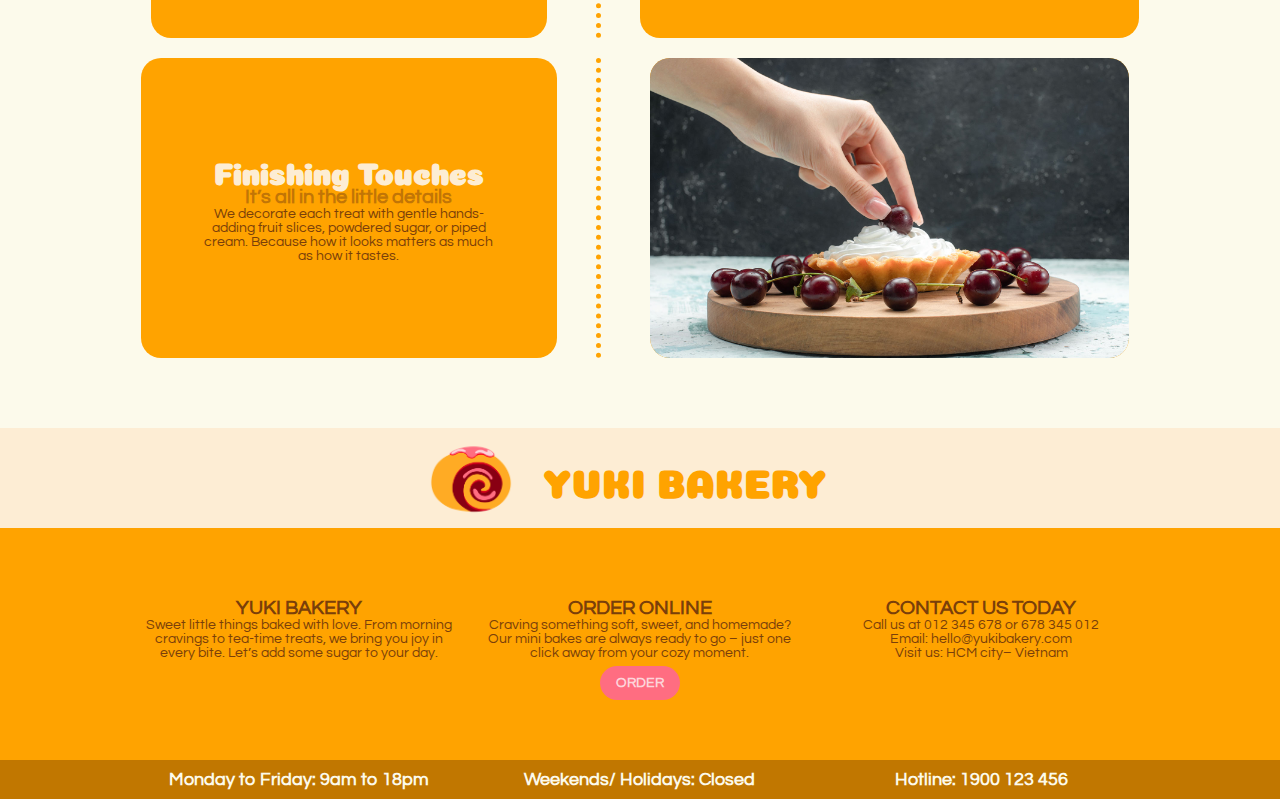
<file: gallery.html>
<!doctype html>
<html>
<head>
<meta charset="utf-8">
<title>yuki bakery</title>
<link rel="icon" href="images/logo-03.png">
<link rel="stylesheet" href="css/mainstyle.css">
</head>

<body>
<div class="top-bar">
<div class="row">
<div class="col-3 text-center">
<h6>Welcome to YUKI BAKERY</h6></div>
<div class="col-3 text-center">
<h6>09:00 am - 18:00 pm</h6></div>
<div class="col-3 text-center">
<h6>Order here</h6></div>
<div class="col-3 text-center">
<h6>Account</h6></div>
</div></div>

<div class="header">
<div class="container">
<div class="row">	
<div class="col-2 logo">

<a href="index.html"><img src="images/logo-03.png" alt="logo Yuki bakery"></a></div>
<div class="col-10 menu">
<ul class="menu ">
	<li><h3><a href="index.html">HOME</a></h3></li>
	<li><h3><a href="about us.html">ABOUT US</a></h3></li>
	<li><h3><a href="gallery.html">GALLERY</a></h3></li>
	<li><h3><a href="blog.html">BLOG</a></h3></li>
	<li><h3><a href="pages.html">PAGES</a></h3></li>
	<li><h3><a href="#">CONTACT</a></h3></li>	
</ul>	
</div></div></div></div>
<div class="spacer"></div>
<div class="container">
<div class="row nen-bo-tron-20px">
<div class="col-6">
<img src="images/23.jpg" alt="" class="img-100" style="border-radius: 20px;" ></div>
<div class="col-6 align-items-center text-justify" style="padding: 70px"><h2 class="mau7">SWEET THINGS INSIDE</h2>
<h6 class="mau2">Indulge in the magic of our oven-fresh delights.
From buttery cookies to fluffy cheesecakes, each bite is a celebration of joy, baked with love and care.</h6><br>
<p>At Yuki Bakery, we create more than just treats-we craft joyful moments. Every batch is made with the finest ingredients, home-style recipes, and topped with fresh berries for a delightful finish.

Whether you're craving a golden pastry or a melt-in-your-mouth cheesecake, there’s always something sweet waiting for you.</p><br>
<h6 class="mau2">Taste the joy. Share the love. Bake the moment.</h6>
<br>
<p><a href="#" class="btn-secondary">CHECK OUR MENU</a></p>
</div>
</div>
</div>
<div class="spacer"></div>
<div class="container-fluid">
<div class="row">
<div class="col-12 text-center"><h1>SHOW OFF VISUAL CHARM</h1></div>
</div>
<div class="row">
<div class="col-3"><div class="card"><img src="images/24.jpg" alt="" height="100%">
<p class="card-text">Mango charlotte cake $35</p></div></div>
<div class="col-3"><div class="card"><img src="images/25.jpg" alt="" class="img-100">
<p class="card-text">Mousse Cake $40</p></div></div>
<div class="col-3"><div class="card"><img src="images/26.jpg" alt="" class="img-100">
<p class="card-text">Choux $6 each</p></div></div>
<div class="col-3"><div class="card"><img src="images/27.jpg" alt="" class="img-100">
<p class="card-text">Cupcake $5 each</p></div></div>
</div>	
<div class="row">
<div class="col-3"><div class="card"><img src="images/28.jpg" alt="" height="100%">
<p class="card-text">Choco Roll $20 per roll</p></div></div>
<div class="col-3"><div class="card"><img src="images/29.jpg" alt="" class="img-100">
<p class="card-text">Character Macarons $4 each</p></div></div>
<div class="col-3"><div class="card"><img src="images/30.jpg" alt="" class="img-100">
<p class="card-text">Strawberry Layer Cake $35</p></div></div>
<div class="col-3"><div class="card"><img src="images/31.jpg" alt="" class="img-100">
<p class="card-text">Naked Choco Cake $60</p></div></div>
</div>
<div class="row">
<div class="col-3"><div class="card"><img src="images/32.jpg" alt="" height="100%">
<p class="card-text">Baked Oreo Cheesecake $30</p></div></div>
<div class="col-3"><div class="card"><img src="images/33.jpg" alt="" class="img-100">
<p class="card-text">Lemon Meringue Pie $25</p></div></div>
<div class="col-3"><div class="card"><img src="images/34.jpg" alt="" class="img-100">
<p class="card-text">Choco Roll Cake $18 per roll</p></div></div>
<div class="col-3"><div class="card"><img src="images/35.jpg" alt="" class="img-100">
<p class="card-text">Classic Tiramisu $30</p></div></div>
</div>
<div class="spacer"></div>
<div class="row">
<div class="col-12 text-center">
<h1>BEHIND THE BAKES</h1>
<h4>A peek into the passion, process, and patience behind every treat we make</h4></div>
</div>
	
<div class="container">
<div class="row">
<div class="col-5">
<div class="card-hcn">
<div class="card-hcn-img"><img src="images/36.jpg" alt="" class="img-100">
</div>
</div>
</div>
<div class="col-1 align-items-center justify-center" style="display: flex;">
<div class="line"></div>
</div>
<div class="col-6 nen-bo-tron-20px d-flex">
<div class="text-can-giua">
<h3 class="mau7">Selecting Ingredients</h3>
<h5>Every sweet story begins with the best basics</h5>
<p>We choose each ingredient with care from farm-fresh eggs and creamy butter to juicy fruits and rich chocolate. It’s the little things that make a big difference, and we believe every treat deserves the very best start, crafted with love and mindful attention.
</p></div>
</div>
</div>
	
<div class="row">
<div class="col-5 nen-bo-tron-20px d-flex">
<div class="text-can-giua">
<h3 class="mau7">Mixing with Care</h3>
<h5>Measured, stirred, and blended with love</h5>
<p>Each batch is made in small quantities to ensure flavor and texture are just right. We take time to mix every dough and batter by hand—like home, with patience, warmth, and a touch of joyful care.
</p></div>
</div>
<div class="col-1 align-items-center justify-center" style="display: flex;">
<div class="line"></div>
</div>
<div class="col-6"><div class="card-hcn">
<div class="card-hcn-img">
<img src="images/37.jpg" alt class="img-100"></div></div></div>
</div>
	
<div class="row">
<div class="col-5">
<div class="card-hcn">
<div class="card-hcn-img"><img src="images/39.jpg" alt="" class="img-100">
</div>
</div>
</div>
<div class="col-1 align-items-center justify-center" style="display: flex;">
<div class="line"></div>
</div>
<div class="col-6 nen-bo-tron-20px d-flex">
<div class="text-can-giua">
<h3 class="mau7">Baking to Perfection</h3>
<h5>Golden crusts, warm centers, irresistible aroma</h5>
<p>From fluffy chiffon to crunchy cookies, every bake is timed just right. No shortcuts, just careful watching until they rise and shine—bringing comfort, warmth, and sweetness to every single bite.
</p></div>
</div>
</div> 

<div class="row">
<div class="col-5 nen-bo-tron-20px d-flex">
<div class="text-can-giua">
<h3 class="mau7">Finishing Touches</h3>
<h5>It’s all in the little details</h5>
<p>We decorate each treat with gentle hands-adding fruit slices, powdered sugar, or piped cream. Because how it looks matters as much as how it tastes.
</p></div>
</div>
<div class="col-1 align-items-center justify-center" style="display: flex;">
<div class="line"></div>
</div>
<div class="col-6"><div class="card-hcn">
<div class="card-hcn-img">
<img src="images/38.jpg" alt class="img-100"></div></div></div>
</div>
</div>
</div>
<div class="spacer"></div>	
<div class="prefooter">
<div class="row">
<div class="col-5 justify-end prefooter-col">
<img src="images/logo-03.png" alt class="prefooter-col-img"></div>
<div class="col-7 prefooter-col justify-start">
<h1 class="mau1">YUKI BAKERY</h1></div></div></div>

<footer>
<div class="spacer"></div>
<div class="container">
<div class="row">
<div class="col-4 text-center">
<h5 class="mau3">YUKI BAKERY</h5>
<p>Sweet little things baked with love.
From morning cravings to tea-time treats, we bring you joy in every bite.
Let’s add some sugar to your day.</p>
</div>
<div class="col-4 text-center">
<h5 class="mau3">ORDER ONLINE</h5>
<p>Craving something soft, sweet, and homemade?
Our mini bakes are always ready to go –
just one click away from your cozy moment.</p><br>
<p><a href="#" class="btn-secondary">ORDER</a></p>
</div>
<div class="col-4 text-center">
<h5 class="mau3">CONTACT US TODAY</h5>
<p>Call us at 012 345 678 or 678 345 012</p>
<p>Email: hello@yukibakery.com</p>
<p>Visit us: HCM city– Vietnam</p>
</div>
</div></div>
<div class="spacer"></div>
</footer>
	
<div class="cuoitrang">
<div class="container">
<div class="row">
<div class="col-4">
<h6>Monday to Friday: 9am to 18pm</h6></div>
<div class="col-4">
<h6>Weekends/ Holidays: Closed</h6></div>
<div class="col-4">
<h6>Hotline: 1900 123 456</h6></div>
</div>
</div>
</div>
</body>
</html>
</file>
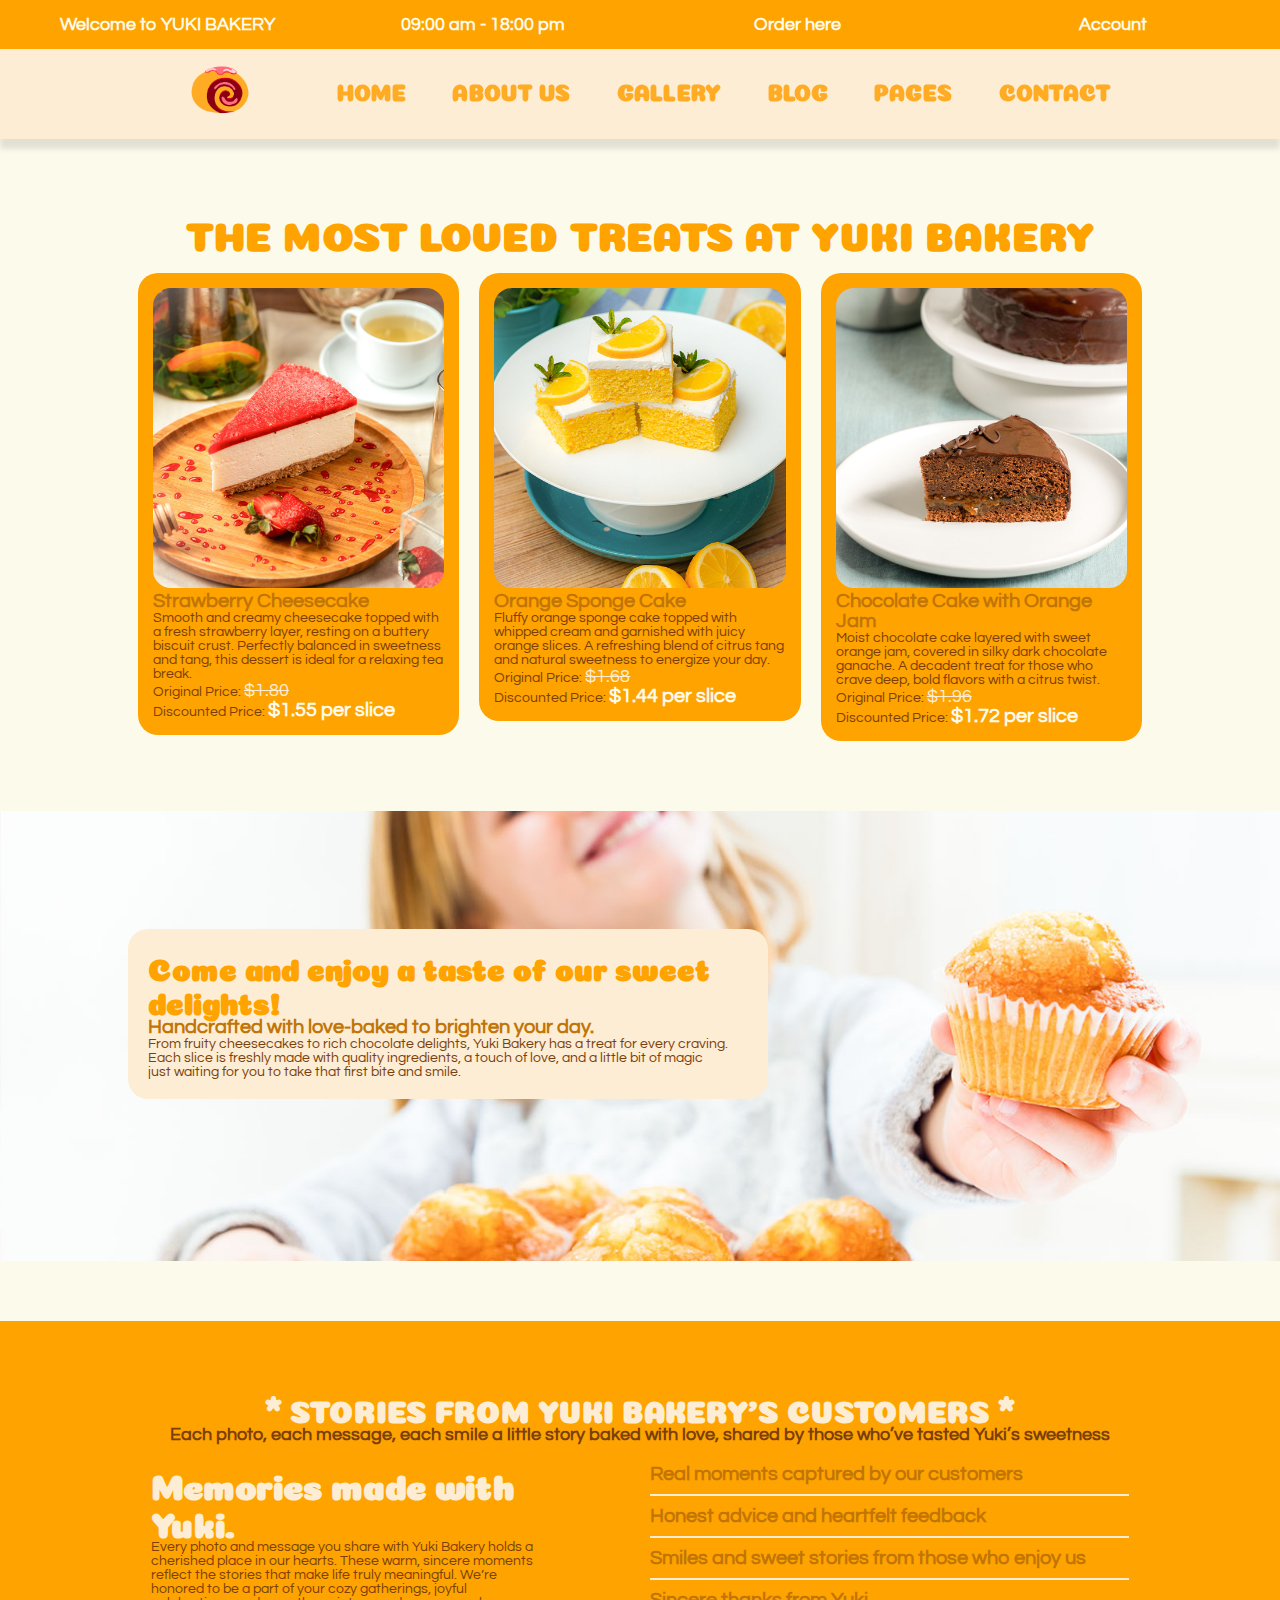
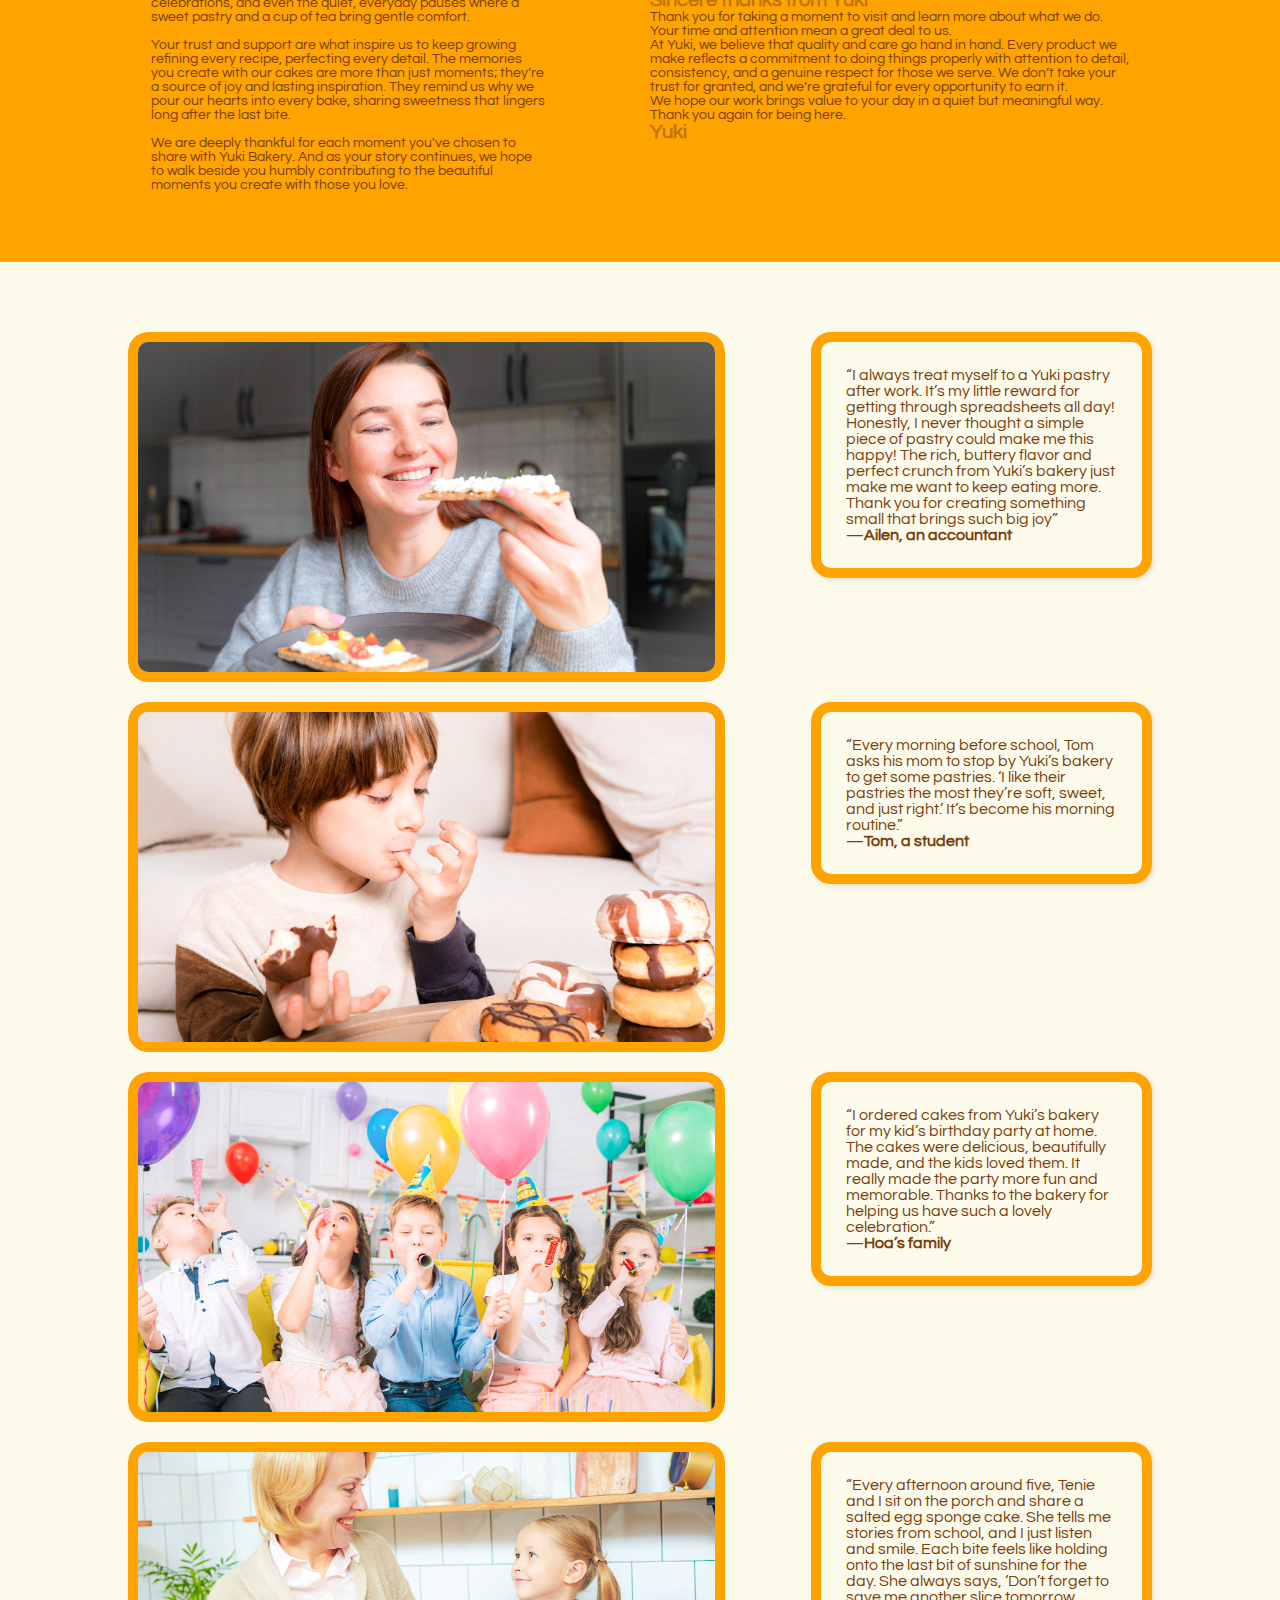
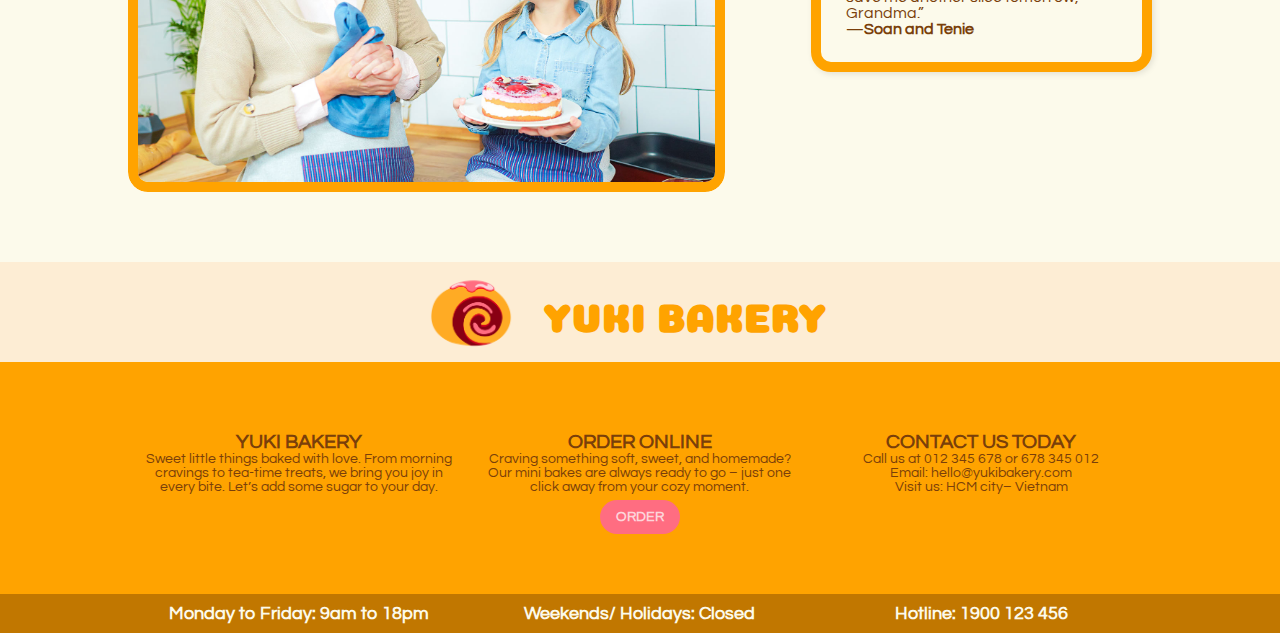
<file: pages.html>
<!doctype html>
<html>
<head>
<meta charset="utf-8">
<title>yuki bakery</title>
<link rel="icon" href="images/logo-03.png">
<link rel="stylesheet" href="css/mainstyle.css">
</head>

<body>
<div class="top-bar">
<div class="row">
<div class="col-3 text-center">
<h6>Welcome to YUKI BAKERY</h6></div>
<div class="col-3 text-center">
<h6>09:00 am - 18:00 pm</h6></div>
<div class="col-3 text-center">
<h6>Order here</h6></div>
<div class="col-3 text-center">
<h6>Account</h6></div>
</div></div>

<div class="header">
<div class="container">
<div class="row">	
<div class="col-2 logo">

<a href="index.html"><img src="images/logo-03.png" alt="logo Yuki bakery"></a></div>
<div class="col-10 menu">
<ul class="menu ">
	<li><h3><a href="index.html">HOME</a></h3></li>
	<li><h3><a href="about us.html">ABOUT US</a></h3></li>
	<li><h3><a href="gallery.html">GALLERY</a></h3></li>
	<li><h3><a href="blog.html">BLOG</a></h3></li>
	<li><h3><a href="pages.html">PAGES</a></h3></li>
	<li><h3><a href="#">CONTACT</a></h3></li>	
</ul>	
</div></div></div></div>

<div class="spacer"></div>
<div class="container">
<div class="row"><div class="col-12 text-center"><h1>THE MOST LOVED TREATS AT YUKI BAKERY</h1></div></div>
<div class="row">
<div class="col-4">
<div class="card-pages">
<img src="images/55.jpg" alt="">
<h5>Strawberry Cheesecake</h5>
<p>Smooth and creamy cheesecake topped with a fresh strawberry layer, resting on a buttery biscuit crust. Perfectly balanced in sweetness and tang, this dessert is ideal for a relaxing tea break.</p>
<p>Original Price: <span class="old-price"> $1.80</span></p>
<p>Discounted Price: <span class="new-price">$1.55 per slice</span></p>
</div></div>
<div class="col-4">
<div class="card-pages">
<img src="images/56.jpg" alt="">
<h5>Orange Sponge Cake</h5>
<p>Fluffy orange sponge cake topped with whipped cream and garnished with juicy orange slices. A refreshing blend of citrus tang and natural sweetness to energize your day.</p>
<p>Original Price: <span class="old-price"> $1.68</span></p>
<p>Discounted Price: <span class="new-price">$1.44 per slice</span></p>
</div></div>
<div class="col-4">
<div class="card-pages">
<img src="images/57.jpg" alt="">
<h5>Chocolate Cake with Orange Jam</h5>
<p>Moist chocolate cake layered with sweet orange jam, covered in silky dark chocolate ganache. A decadent treat for those who crave deep, bold flavors with a citrus twist.</p>
<p>Original Price: <span class="old-price"> $1.96</span></p>
<p>Discounted Price: <span class="new-price">$1.72 per slice</span></p>
</div></div>
</div>
</div>
<div class="spacer"></div>	
<div class="banner-pages">
<img src="images/53.jpg" alt="" class="img-100">
<div class="banner-pages-caption">
<h3>Come and enjoy a taste of our sweet delights!</h3>
<h5>Handcrafted with love-baked to brighten your day.</h5>
<p>From fruity cheesecakes to rich chocolate delights, Yuki Bakery has a treat for every craving. <br>
Each slice is freshly made with quality ingredients, a touch of love, and a little bit of magic <br> just waiting for you to take that first bite and smile.
</p></div></div>
<div class="spacer"></div>	
<div class="container-fluid bg-cam">
<div class="spacer"></div>
<div class="container">
<div class="row">
<div class="col-12 text-center"><h3 class="mau7">* STORIES FROM YUKI BAKERY'S CUSTOMERS *</h3>
<h6 class="mau3">Each photo, each message, each smile a little story baked with love, shared by those who’ve tasted Yuki’s sweetness</h6></div></div>
<div class="row">
<div class="col-5">
<h2 class="mau7">Memories made with Yuki.</h2>
<p>
Every photo and message you share with Yuki Bakery holds a cherished place in our hearts.
These warm, sincere moments reflect the stories that make life truly meaningful. We’re honored to be a part of your cozy gatherings, joyful celebrations, and even the quiet, everyday pauses where a sweet pastry and a cup of tea bring gentle comfort.
<br><br>
Your trust and support are what inspire us to keep growing refining every recipe, perfecting every detail.
The memories you create with our cakes are more than just moments; they’re a source of joy and lasting inspiration. They remind us why we pour our hearts into every bake, sharing sweetness that lingers long after the last bite.
<br><br>
We are deeply thankful for each moment you've chosen to share with Yuki Bakery.
And as your story continues, we hope to walk beside you humbly contributing to the beautiful moments you create with those you love.</p>
</div>
<div class="col-1"></div>
<div class="col-6">
<h5>Real moments captured by our customers</h5>
<div class="hr1"></div>
<h5>Honest advice and heartfelt feedback</h5>
<div class="hr1"></div>
<h5>Smiles and sweet stories from those who enjoy us</h5>
<div class="hr1"></div>
<h5>Sincere thanks from Yuki</h5>
<p>Thank you for taking a moment to visit and learn more about what we do. Your time and attention mean a great deal to us.
<br>
At Yuki, we believe that quality and care go hand in hand. Every product we make reflects a commitment to doing things properly with attention to detail, consistency, and a genuine respect for those we serve. We don’t take your trust for granted, and we’re grateful for every opportunity to earn it.
<br>	
We hope our work brings value to your day in a quiet but meaningful way.
Thank you again for being here.</p>
<h5>Yuki</h5>

</div>
	
</div>
</div>
<div class="spacer"></div>	
</div>	
<div class="spacer"></div>
<div class="container">
<div class="row">
<div class="col-7 khachhang">
<img src="images/51.jpg" alt="" class="img-100">
</div>
<div class="col-1"></div>
<div class="col-4 box-chat">
<p>“I always treat myself to a Yuki pastry after work. It’s my little reward for getting through spreadsheets all day! <br>
Honestly, I never thought a simple piece of pastry could make me this happy! The rich, buttery flavor and perfect crunch from Yuki’s bakery just make me want to keep eating more. Thank you for creating something small that brings such big joy”<br>
—<b>Ailen, an accountant</b></p>
</div>
</div>
<div class="row">
<div class="col-7 khachhang">
<img src="images/50.jpg" alt="" class="img-100">
</div>
<div class="col-1"></div>
<div class="col-4 box-chat">
<p>“Every morning before school, Tom asks his mom to stop by Yuki’s bakery to get some pastries.
‘I like their pastries the most they’re soft, sweet, and just right.’
It’s become his morning routine.”<br>
—<b>Tom, a student</b></p>
</div>
</div>
<div class="row">
<div class="col-7 khachhang">
<img src="images/47.jpg" alt="" class="img-100">
</div>
<div class="col-1"></div>
<div class="col-4 box-chat">
<p>“I ordered cakes from Yuki’s bakery for my kid’s birthday party at home. The cakes were delicious, beautifully made, and the kids loved them. It really made the party more fun and memorable. Thanks to the bakery for helping us have such a lovely celebration.”
<br>
—<b>Hoa’s family </b></p>
</div>
</div>
<div class="row">
<div class="col-7 khachhang">
<img src="images/49.jpg" alt="" class="img-100">
</div>
<div class="col-1"></div>
<div class="col-4 box-chat">
<p>“Every afternoon around five, Tenie and I sit on the porch and share a salted egg sponge cake. She tells me stories from school, and I just listen and smile. Each bite feels like holding onto the last bit of sunshine for the day. She always says, ‘Don’t forget to save me another slice tomorrow, Grandma.”
<br>
—<b>Soan and Tenie </b></p>
</div>
</div>
</div>
	


<div class="spacer"></div>	
<div class="prefooter">
<div class="row">
<div class="col-5 justify-end prefooter-col">
<img src="images/logo-03.png" class="prefooter-col-img"></div>
<div class="col-7 prefooter-col justify-start">
<h1 class="mau1">YUKI BAKERY</h1></div></div></div>

<footer>
<div class="spacer"></div>
<div class="container">
<div class="row">
<div class="col-4 text-center">
<h5 class="mau3">YUKI BAKERY</h5>
<p>Sweet little things baked with love.
From morning cravings to tea-time treats, we bring you joy in every bite.
Let’s add some sugar to your day.</p>
</div>
<div class="col-4 text-center">
<h5 class="mau3">ORDER ONLINE</h5>
<p>Craving something soft, sweet, and homemade?
Our mini bakes are always ready to go –
just one click away from your cozy moment.</p><br>
<p><a href="#" class="btn-secondary">ORDER</a></p>
</div>
<div class="col-4 text-center">
<h5 class="mau3">CONTACT US TODAY</h5>
<p>Call us at 012 345 678 or 678 345 012</p>
<p>Email: hello@yukibakery.com</p>
<p>Visit us: HCM city– Vietnam</p>
</div>
</div></div>
<div class="spacer"></div>
</footer>
	
<div class="cuoitrang">
<div class="container">
<div class="row">
<div class="col-4">
<h6>Monday to Friday: 9am to 18pm</h6></div>
<div class="col-4">
<h6>Weekends/ Holidays: Closed</h6></div>
<div class="col-4">
<h6>Hotline: 1900 123 456</h6></div>
</div>
</div>
</div>
</body>
</html>
</file>
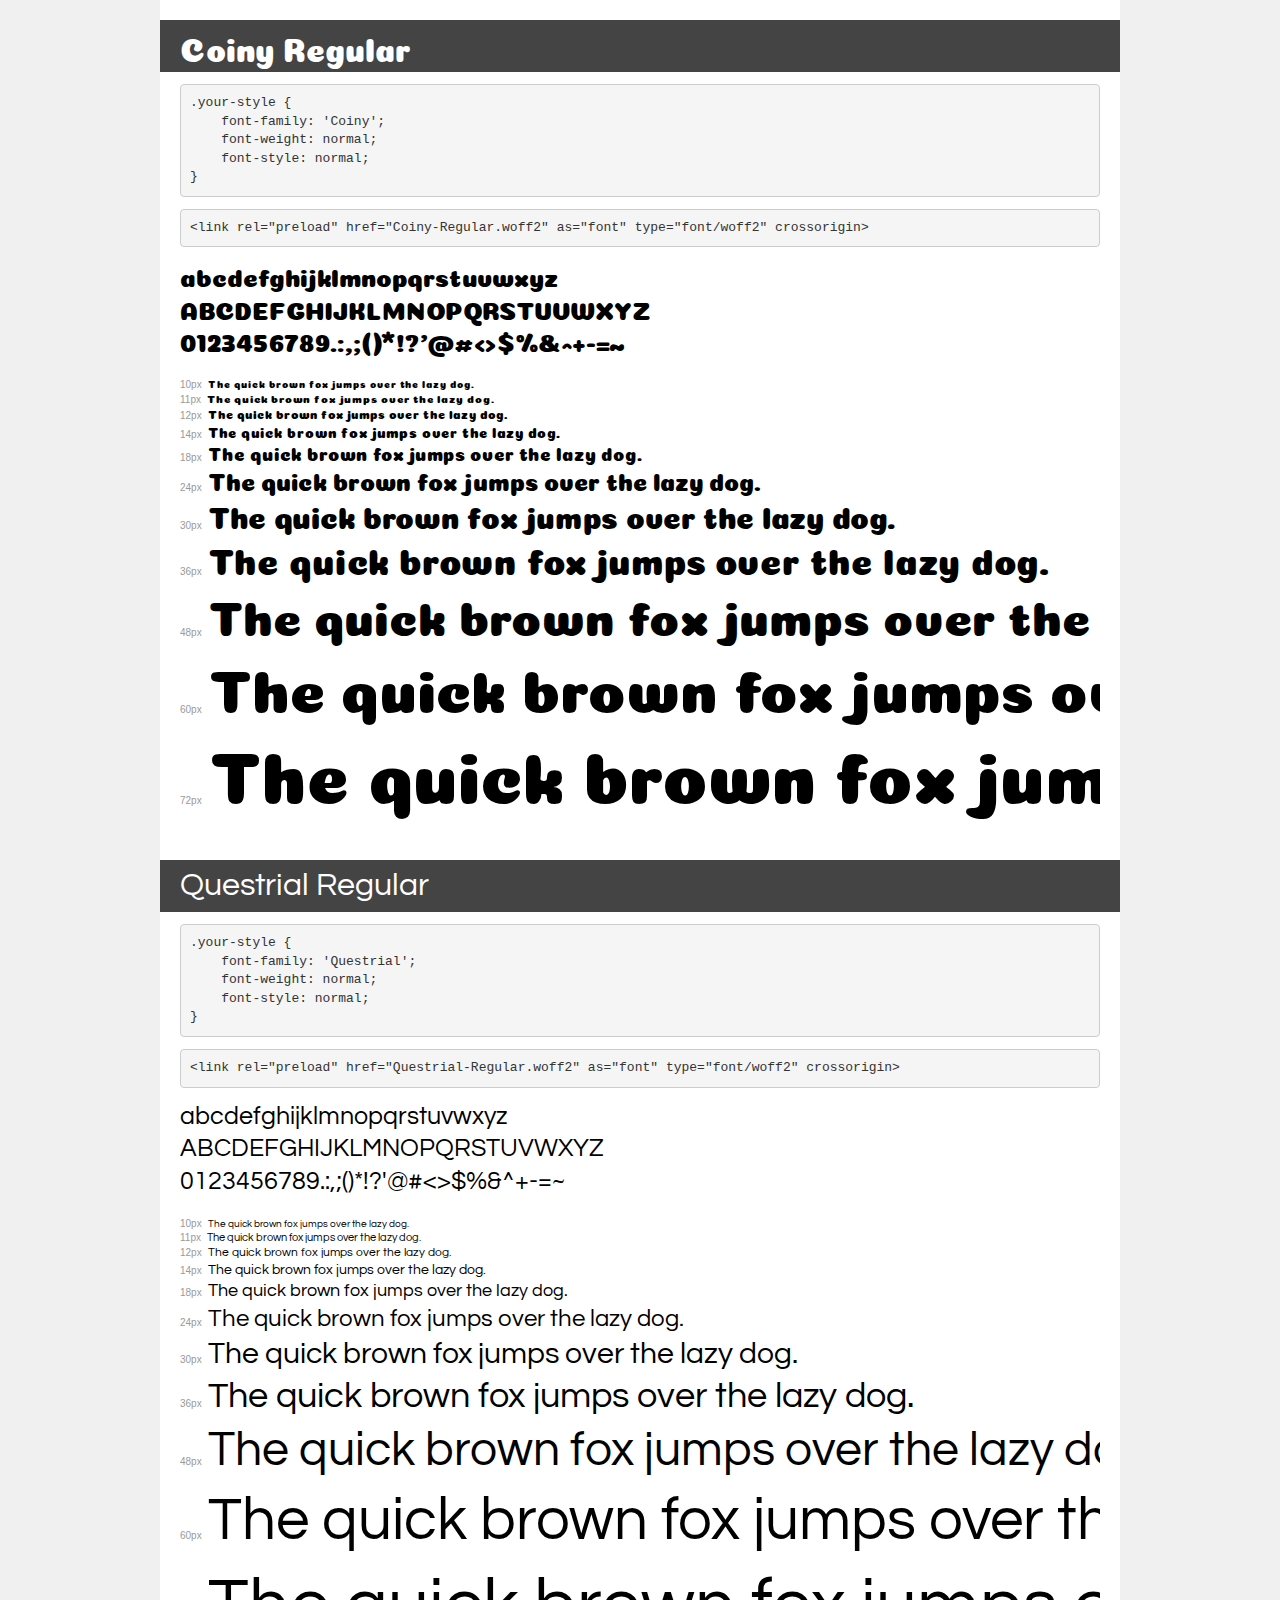
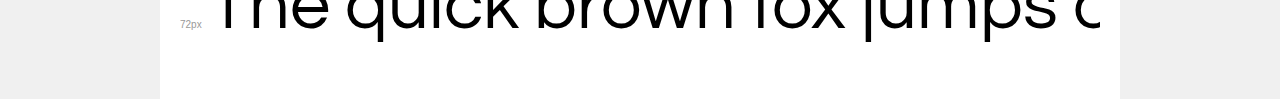
<file: font/demo.html>
<!DOCTYPE html>
<html lang="en">
<head>
    <meta charset="utf-8">
    <meta http-equiv="X-UA-Compatible" content="IE=edge">
    <meta name="viewport" content="width=device-width, initial-scale=1">
    <meta name="robots" content="noindex, noarchive">
    <meta name="format-detection" content="telephone=no">
    <title>Transfonter demo</title>
    <link href="stylesheet.css" rel="stylesheet">
    <style>
        /*
        http://meyerweb.com/eric/tools/css/reset/
        v2.0 | 20110126
        License: none (public domain)
        */
        html, body, div, span, applet, object, iframe,
        h1, h2, h3, h4, h5, h6, p, blockquote, pre,
        a, abbr, acronym, address, big, cite, code,
        del, dfn, em, img, ins, kbd, q, s, samp,
        small, strike, strong, sub, sup, tt, var,
        b, u, i, center,
        dl, dt, dd, ol, ul, li,
        fieldset, form, label, legend,
        table, caption, tbody, tfoot, thead, tr, th, td,
        article, aside, canvas, details, embed,
        figure, figcaption, footer, header, hgroup,
        menu, nav, output, ruby, section, summary,
        time, mark, audio, video {
            margin: 0;
            padding: 0;
            border: 0;
            font-size: 100%;
            font: inherit;
            vertical-align: baseline;
        }
        /* HTML5 display-role reset for older browsers */
        article, aside, details, figcaption, figure,
        footer, header, hgroup, menu, nav, section {
            display: block;
        }
        body {
            line-height: 1;
        }
        ol, ul {
            list-style: none;
        }
        blockquote, q {
            quotes: none;
        }
        blockquote:before, blockquote:after,
        q:before, q:after {
            content: '';
            content: none;
        }
        table {
            border-collapse: collapse;
            border-spacing: 0;
        }
        /* demo styles */
        body {
            background: #f0f0f0;
            color: #000;
        }
        .page {
            background: #fff;
            width: 920px;
            margin: 0 auto;
            padding: 20px 20px 0 20px;
            overflow: hidden;
        }
        .font-container {
            overflow-x: auto;
            overflow-y: hidden;
            margin-bottom: 40px;
            line-height: 1.3;
            white-space: nowrap;
            padding-bottom: 5px;
        }
        h1 {
            position: relative;
            background: #444;
            font-size: 32px;
            color: #fff;
            padding: 10px 20px;
            margin: 0 -20px 12px -20px;
        }
        .letters {
            font-size: 25px;
            margin-bottom: 20px;
        }
        .s10:before {
            content: '10px';
        }
        .s11:before {
            content: '11px';
        }
        .s12:before {
            content: '12px';
        }
        .s14:before {
            content: '14px';
        }
        .s18:before {
            content: '18px';
        }
        .s24:before {
            content: '24px';
        }
        .s30:before {
            content: '30px';
        }
        .s36:before {
            content: '36px';
        }
        .s48:before {
            content: '48px';
        }
        .s60:before {
            content: '60px';
        }
        .s72:before {
            content: '72px';
        }
        .s10:before, .s11:before, .s12:before, .s14:before,
        .s18:before, .s24:before, .s30:before, .s36:before,
        .s48:before, .s60:before, .s72:before {
            font-family: Arial, sans-serif;
            font-size: 10px;
            font-weight: normal;
            font-style: normal;
            color: #999;
            padding-right: 6px;
        }
        pre {
            display: block;
            padding: 9px;
            margin: 0 0 12px;
            font-family: Monaco, Menlo, Consolas, "Courier New", monospace;
            font-size: 13px;
            line-height: 1.428571429;
            color: #333;
            font-weight: normal;
            font-style: normal;
            background-color: #f5f5f5;
            border: 1px solid #ccc;
            overflow-x: auto;
            border-radius: 4px;
        }
        /* responsive */
        @media (max-width: 959px) {
            .page {
                width: auto;
                margin: 0;
            }
        }
    </style>
</head>
<body>
<div class="page">
    <div class="demo">
        <h1 style="font-family: 'Coiny'; font-weight: normal; font-style: normal;">Coiny Regular</h1>
        <pre title="Usage">.your-style {
    font-family: 'Coiny';
    font-weight: normal;
    font-style: normal;
}</pre>
        <pre title="Preload (optional)">
&lt;link rel=&quot;preload&quot; href=&quot;Coiny-Regular.woff2&quot; as=&quot;font&quot; type=&quot;font/woff2&quot; crossorigin&gt;</pre>
        <div class="font-container" style="font-family: 'Coiny'; font-weight: normal; font-style: normal;">
            <p class="letters">
                abcdefghijklmnopqrstuvwxyz<br>
ABCDEFGHIJKLMNOPQRSTUVWXYZ<br>
                0123456789.:,;()*!?'@#&lt;&gt;$%&^+-=~
            </p>
            <p class="s10" style="font-size: 10px;">The quick brown fox jumps over the lazy dog.</p>
            <p class="s11" style="font-size: 11px;">The quick brown fox jumps over the lazy dog.</p>
            <p class="s12" style="font-size: 12px;">The quick brown fox jumps over the lazy dog.</p>
            <p class="s14" style="font-size: 14px;">The quick brown fox jumps over the lazy dog.</p>
            <p class="s18" style="font-size: 18px;">The quick brown fox jumps over the lazy dog.</p>
            <p class="s24" style="font-size: 24px;">The quick brown fox jumps over the lazy dog.</p>
            <p class="s30" style="font-size: 30px;">The quick brown fox jumps over the lazy dog.</p>
            <p class="s36" style="font-size: 36px;">The quick brown fox jumps over the lazy dog.</p>
            <p class="s48" style="font-size: 48px;">The quick brown fox jumps over the lazy dog.</p>
            <p class="s60" style="font-size: 60px;">The quick brown fox jumps over the lazy dog.</p>
            <p class="s72" style="font-size: 72px;">The quick brown fox jumps over the lazy dog.</p>
        </div>
    </div>

    <div class="demo">
        <h1 style="font-family: 'Questrial'; font-weight: normal; font-style: normal;">Questrial Regular</h1>
        <pre title="Usage">.your-style {
    font-family: 'Questrial';
    font-weight: normal;
    font-style: normal;
}</pre>
        <pre title="Preload (optional)">
&lt;link rel=&quot;preload&quot; href=&quot;Questrial-Regular.woff2&quot; as=&quot;font&quot; type=&quot;font/woff2&quot; crossorigin&gt;</pre>
        <div class="font-container" style="font-family: 'Questrial'; font-weight: normal; font-style: normal;">
            <p class="letters">
                abcdefghijklmnopqrstuvwxyz<br>
ABCDEFGHIJKLMNOPQRSTUVWXYZ<br>
                0123456789.:,;()*!?'@#&lt;&gt;$%&^+-=~
            </p>
            <p class="s10" style="font-size: 10px;">The quick brown fox jumps over the lazy dog.</p>
            <p class="s11" style="font-size: 11px;">The quick brown fox jumps over the lazy dog.</p>
            <p class="s12" style="font-size: 12px;">The quick brown fox jumps over the lazy dog.</p>
            <p class="s14" style="font-size: 14px;">The quick brown fox jumps over the lazy dog.</p>
            <p class="s18" style="font-size: 18px;">The quick brown fox jumps over the lazy dog.</p>
            <p class="s24" style="font-size: 24px;">The quick brown fox jumps over the lazy dog.</p>
            <p class="s30" style="font-size: 30px;">The quick brown fox jumps over the lazy dog.</p>
            <p class="s36" style="font-size: 36px;">The quick brown fox jumps over the lazy dog.</p>
            <p class="s48" style="font-size: 48px;">The quick brown fox jumps over the lazy dog.</p>
            <p class="s60" style="font-size: 60px;">The quick brown fox jumps over the lazy dog.</p>
            <p class="s72" style="font-size: 72px;">The quick brown fox jumps over the lazy dog.</p>
        </div>
    </div>

</div>
</body>
</html>
</file>
<file: css/mainstyle.css>
@charset "utf-8";
@import url("all.css");
@import url( "../font/stylesheet.css");
/* CSS Document */

body{
background-color: #FCFAEB;
font-family: 'Questrial', Gotham, "Helvetica Neue", Helvetica, Arial, "sans-serif";}

p{font-size: 14px; font-family: 'Questrial', Gotham, "Helvetica Neue", Helvetica, Arial, "sans-serif"; color: #7A3F0A; }
.mau1{color: #FFA300}
.mau2{color:#DFAC52}
.mau3{color: #7A3F0A}
.mau4{color: #FF6D81}
.mau5{color: #D4001D}
.mau6{color: #890013}
.mau7{color: #FDEDD4}
/*tiêu đề*/
h1{ font-size: 40px; color: #FFA300 ;font-family: 'Coiny', Gotham, "Helvetica Neue", Helvetica, Arial, "sans-serif" }
h2{ font-size: 35px; color: #FFA300 ;font-family:'Coiny', Gotham, "Helvetica Neue", Helvetica, Arial, "sans-serif"}
h3{ font-size: 30px; color: #FFA300 ;font-family: 'Coiny', Gotham, "Helvetica Neue", Helvetica, Arial, "sans-serif"}
h4{ font-size: 25px; color: #C17506;font-family: 'Questrial', Gotham, "Helvetica Neue", Helvetica, Arial, "sans-serif"}
h5{ font-size: 20px; color: #C17506;font-family: 'Questrial', Gotham, "Helvetica Neue", Helvetica, Arial, "sans-serif"}
h6{ font-size: 18px; color:#FCFAEB;font-family: 'Questrial', Gotham, "Helvetica Neue", Helvetica, Arial, "sans-serif"}

h1,h2,h3,h4,h5,h6,a,button,p{ margin:0; padding: 0}
/*Reset box-sizing*/ 
* {
  margin: 0;
  padding: 0;
  box-sizing: border-box;
}
.img-100 {
width: 100%;
}

.container-fluid{ /*dùng khi cần layout toàn trang*/
width: 100%; padding-left: 16px; padding-right: 16px;}
.container { /*giới hạn độ rộng tối đa (1200px) và căn giữa trang*/
width: 95%;
margin: auto;
}

/*Hệ thống lưới*/
.row {
  display: flex;
  flex-wrap: wrap;
}

[class*="col-"] { /*chọn tất cả class chứa "col-", để áp dụng lề và viền*/
  padding: 10px;
 /* border: 1px solid blue;*/ /* test hiển thị, bỏ khi deploy */
}

.col-1  { width: 8.3333%}
.col-2  { width: 16.6666%}
.col-3  { width: 25%}
.col-4  { width: 33.3333%}
.col-5  { width: 41.6666%}
.col-6  { width: 50%}
.col-7  { width: 58.3333%}
.col-8  { width: 66.6666%}
.col-9  { width: 75%}
.col-10 { width: 83.3333%}
.col-11 { width: 91.6666%}
.col-12 { width: 100%}

/*-------------------- Responsive Breakpoints --------------------*/

/* Mobile: dưới 600px */
@media (max-width: 599px) {
[class*="col-"] {
width: 100%;
}
}

/* Tablet: từ 600px trở lên */
@media (min-width: 600px) {
.container {
width: 90%;
margin: auto;
}
}

/* Desktop: từ 1000px trở lên */
@media (min-width: 1000px) {
.container {
width: 80%;
margin: auto;
}
}
/*top bar: dải trên cùng trang, thường dùng cho hotline, giờ mở cửa,...*/
.top-bar {
width: 100%; /* full chiều ngang */
background-color: #FFA300; 
color: #FDEDD4;
padding: 5px 10px;
}
/*header:chiếm toàn bộ chiều ngang màn hình*/
.header{
width: 100%; /* full chiều ngang */
height: 90px;
background-color: #FDEDD4;
color: #FFA300;
padding: 0 10px;	
/*phần này giống navbar cô chỉ*/	
position: sticky;/*.header sẽ dính vào mép trên của trình duyệt khi cuộn xuống*/
top: 0;/*khoảng cách giữa pt sticky và mép trên màn hình=0*/
z-index: 999;
box-shadow: 0 10px 5px rgba(0, 0, 0, 0.1);	
}
.header row {
align-items: center;/* Căn giữa dọc các cột */
height: 100px;/*chiều cao đủ lớn chứa logo */
}
.header img {
max-height: 60px;
width: auto;
}
/*căn lề chữ*/
.text-right{
text-align:right;
}
.text-justify{
text-align: justify
}
.text-center{
text-align: center;
}
.text-left{
text-align: left
}
/*logo*/
.logo {
display: flex;
align-items: center;     /* Căn giữa theo chiều dọc */
height: 100%;            /* chiếm toàn chiều cao hàng */   
justify-content: center
}
/*Link không gạch chân, màu cam, chữ in thường, chuyển động mượt khi hover.*/
a{
text-decoration: none;
color: #FFAB24;
text-transform: none;
transition: 0.25s ease;
font-weight: bold;
}
.menu{
padding-top: 20px; /* Cho menu xích xuống một chút */
}

ul.menu
{
display: flex;
padding: 0;
list-style: none;
justify-content: space-around;
}
ul.menu li/*Menu nằm ngang, không có chấm đầu dòng, các mục cách đều.*/
{
text-decoration: none;
margin: 0;
}
ul a {font-size: 22px}
ul.menu:hover a{/*Khi rê chuột lên menu: chuyển sang hồng (#FF6D81)*/
color: #FF6D81 ; 
}

ul.menu:hover a:hover /*Khi rê vào link: màu kem, có nền cam, bo góc, đổ bóng*/
{
color: #FCF3E6;
box-shadow: 2px 4px 0 0;
padding: 10px 15px;
border-radius: 30px;
background-color: #FFA300;
}
/*banner, banner caption và caption background*/
.banner {
position: relative;
}

.banner-caption { 
padding: 0; 
width: 50%;
position: absolute;
z-index: 1;
left: 50%;
top: 50%;
transform: translate(-50%, -50%);
}

.bn-caption{ 
padding: 10px; 
width: 40%;
/*border: 2px solid blue;*/
position: absolute;
right: 5%; top: 5%;
z-index: 1;
}

.caption-bg {
position: relative;
width: 100%;
background-color: rgba(253, 237, 212, 0.9); /* cam mờ */
z-index: -1; /* nằm phía sau chữ */
border-radius: 50px;
padding: 50px;
}

/*--- style he thong mau cho nút button---*/
.btn-primary
{ 
background-color: #FFA300;
color: #FCFAEB;
margin: 10px;
padding: 10px 16px;
border-radius: 30px;
transition: 0.25s ease;
}
.btn-primary:hover{
background-color: #FF6D81;
color: #FDD4DA;
}

.btn-secondary
{ 
background-color: #FF6D81;
color: #FDD4DA;
padding: 10px 16px;
border-radius: 30px;
transition: 0.25s ease;
}
.btn-secondary:hover{
background-color: #FDD4DA;
color: #FF6D81;
}
/*khung tròn cho hình*/
.img-round-frame{
border-radius: 20px;
width: 60%;
box-shadow: 10px 10px 0 rgb(255, 163, 0);/*độ lệch ngang, dọc, độ mờ*/
display: block;/* Đảm bảo hình không là inline */
margin: 0 auto;/* Căn giữa ngang */
}

/* thiết kế card */  
.card {
position: relative;/*để text nằm hết bên trong*/
width: 100%;
height: 400px;
border-radius: 20px;
overflow: hidden;/*tránh chữ or ảnh k bị tràn ra ngoài góc bo*/	
}

.card img {
width: 100%;
height: 100%;
object-fit: cover;/*đảm bảo ảnh không bị méo, cắt cho vừa khung*/
display: block;/*bỏ khoảng trắng dưới ảnh do mặc định ảnh là inline*/
}

.card-text {
position: absolute;/*đặt chữ đè lên ảnh, dựa vào .card (vì nó là relative)*/
bottom: 0;/*khoảng cách từ đáy ảnh tính dần lên*/
width: 100%;
height: 50px;
background: #FFA300 ; /* nền chữ mờ đen */
color: white;
padding: 10px;/*khoảng cách quanh chữ*/
font-size: 20px;
text-align: center;}

/*-- các cột nếu cần flex thì goi d-flex*/
.d-flex{ display: flex}/*Gọi class này lên phần tử cha để bật chế độ Flexbox. Mặc định các phần tử con sẽ nằm trên 1 hàng (row).*/
/*canh đẩy chiều dọc cho các box trong flex*/
.align-items-center{align-items: center}/*Căn giữa các item theo chiều dọc (khi bạn dùng flex theo hàng).*/
.align-items-end{align-items: flex-end}/*Căn các item xuống đáy của container (dọc).*/
/*canh đẩy chiều ngang cho các box trong flex*/
.justify-center{justify-content: center}
.justify-between{justify-content: space-between}
.justify-end{justify-content: flex-end}
.justify-start{justify-content: flex-start}

.spacer {
  height: 60px;  
}

.prefooter{
background-color:#FDEDD4;
width: 100%;
}
.prefooter-col{
height: 100px;                /* Khung chứa ảnh cao 200px */
display: flex;                /* Bật chế độ flex để dễ căn giữa */
align-items: center;          /* Căn giữa theo chiều dọc */
overflow: hidden; /* Ẩn phần ảnh tràn ra ngoài */
}
.prefooter-col-img{             
max-height: 130%;             /* Ảnh không cao quá khung */
withd: auto;
object-fit: contain;          /* Đảm bảo không méo hình */
display: block;               /* Xóa khoảng trống dư thừa */
}

footer{
background-color: #FFA300
}
             
.cuoitrang{
max-height: none;
width: 100%; /* full chiều ngang */
background-color: #C17700; 
color: #FDEDD4;
padding: 0;
font-size: 16px;
text-align: center
}

/*này cụa trang about us nè*/
.card-about {
background: #FFA300;
padding: 20px;
border-radius: 20px;
}
.thang{text-align: left; color: #7A3F0A }
.card-about-img {
height: 250px;
width: 100%;
border-radius: 18px;
object-fit: cover;
}

/*này cụa trang gallery*/
.card-hcn {
position: relative;
background: #FFA300;
padding: 0;
border-radius: 20px;
overflow: hidden
}

.card-hcn-img {
height: 300px;
width: 100%;
border-radius: 20px;
object-fit: cover;
display: block
}

.line {
height: 100%;
border-left: 5px dotted #FFA300
}

.nen-bo-tron-20px{
margin-top: 10px;
margin-bottom: 10px;
background-color: #FFA300;
border-radius: 20px;
align-items: center;
padding: 20px;
}

.text-can-giua
{align-items: center;
justify-content: center;
text-align: center;
padding: 40px;
position:relative;
overflow: hidden;
}

/*này của blog nè*/
.bn-ct{ /*banner-center*/
padding: 5px; 
width: 50%;
border: 2px solid blue;
position: absolute;
left: 15%; top: 7%;
z-index: 1;
}

.anh-blog{/*ảnh trong blog*/
height: 400px;
border-radius: 20px;
display: flex;
overflow: hidden;
object-fit: cover;
}

.blog {
position: relative;
height: auto;
margin-top: 10px;
margin-bottom: 20px
}

.blog-post {
padding: 40px;
border-radius: 20px;
background: white;
box-shadow: 10px 10px 2px rgb(255, 163, 0,0.5);
position: relative;
text-align: start;
}

.date-box {
position: absolute;
top: 0;
right: 0;
with: 0;
z-index: 1;
display: flex;
flex-direction: column;
background-color: #FFA300;
color: #FCFAEB;
padding: 15px 20px;
text-align: center;
border-radius: 0 20px 0 20px;
}

.flex-center {
display: flex;
justify-content: center; /* Căn giữa theo chiều ngang */
align-items: center;     /* Căn giữa theo chiều dọc */
height: 100%;           /* Đảm bảo container có chiều cao 100% */
}
.khung-tron{
position: relative;
overflow: hidden;
background: #FFA300;
border-radius: 50%;
width: 100px;
height: 100px;
margin: 0 auto;/* Căn giữa ngang */
}
.khung-tron-text {
position: absolute;
border-radius: 50%;
width: 100px;
height: 100px;
display: flex;
justify-content: center; /* Căn giữa văn bản theo chiều ngang */
align-items: center;     /* Căn giữa văn bản theo chiều dọc */           
text-align: center;      /* Căn giữa văn bản theo chiều ngang */
}
.bg-cam{
background: #FFA300;
width: 100%
}
.col-7 img{
width: 100%; 
height: 400px; 
object-fit: cover;
border-radius: 20px}

/*của trang pages*/
.card-pages {
color: #7A3F0A;
background: #FFA300;
padding: 15px;
border-radius: 20px;
}

.card-pages img {
height: 300px;
width: 100%;
border-radius: 18px;
object-fit: cover;
}

.old-price {
text-decoration: line-through;
color: #FDEDD4;
font-size: 18px
}

.new-price {
color: #FCFAEB; /* tuỳ chọn để nổi bật */
font-weight: bold;
font-size: 20px;
}

.banner-pages{
position: relative;
width: 100%;
height: 450px;
overflow: hidden
}
.banner-pages img {
width: 100%;
height: 100%;
object-fit: cover;}

.banner-pages-caption{
color: #FFA300; background: #FDEDD4;
border-radius: 20px;
padding: 20px 20px; 
width: 50%;
position: absolute;
z-index: 1;
left: 50%;
top: 30%;
transform: translate(-80%, -10%);
}

.hr1{
border: none;/* Bỏ viền mặc định */
height: 2px;/* Độ dày của đường */
background-color: #FDEDD4; /* Màu sắc đường kẻ */
width: 100%;/* Độ dài */
margin: 10px auto;/* Căn giữa + khoảng cách trên/dưới */
}
/*khách hàng*/
.khachhang{
position: relative;
padding: 0;
margin-top: 10px;
margin-bottom: 10px;
border-radius: 20px;
overflow: hidden
}
.khachhang img {
height: 350px;
width: 100%;
object-fit: cover;
display: block;
border: 10px solid #FFA300;
}
.box-chat{
border: 10px solid #FFA300;
border-radius: 20px;  
margin-top: 10px;
padding: 15px;
height: 100%;
color: #C17506;
box-shadow: 2px 2px 6px rgba(0, 0, 0, 0.1);
}
.box-chat p {
display: block;
margin: 10px;
font-style: normal;
font-size: 16px;
}
</file>
<file: font/stylesheet.css>
@font-face {
    font-family: 'Coiny';
    src: url('Coiny-Regular.eot');
    src: url('Coiny-Regular.eot?#iefix') format('embedded-opentype'),
        url('Coiny-Regular.woff2') format('woff2'),
        url('Coiny-Regular.woff') format('woff'),
        url('Coiny-Regular.ttf') format('truetype'),
        url('Coiny-Regular.svg#Coiny-Regular') format('svg');
    font-weight: normal;
    font-style: normal;
    font-display: swap;
}

@font-face {
    font-family: 'Questrial';
    src: url('Questrial-Regular.eot');
    src: url('Questrial-Regular.eot?#iefix') format('embedded-opentype'),
        url('Questrial-Regular.woff2') format('woff2'),
        url('Questrial-Regular.woff') format('woff'),
        url('Questrial-Regular.ttf') format('truetype'),
        url('Questrial-Regular.svg#Questrial-Regular') format('svg');
    font-weight: normal;
    font-style: normal;
    font-display: swap;
}
</file>
